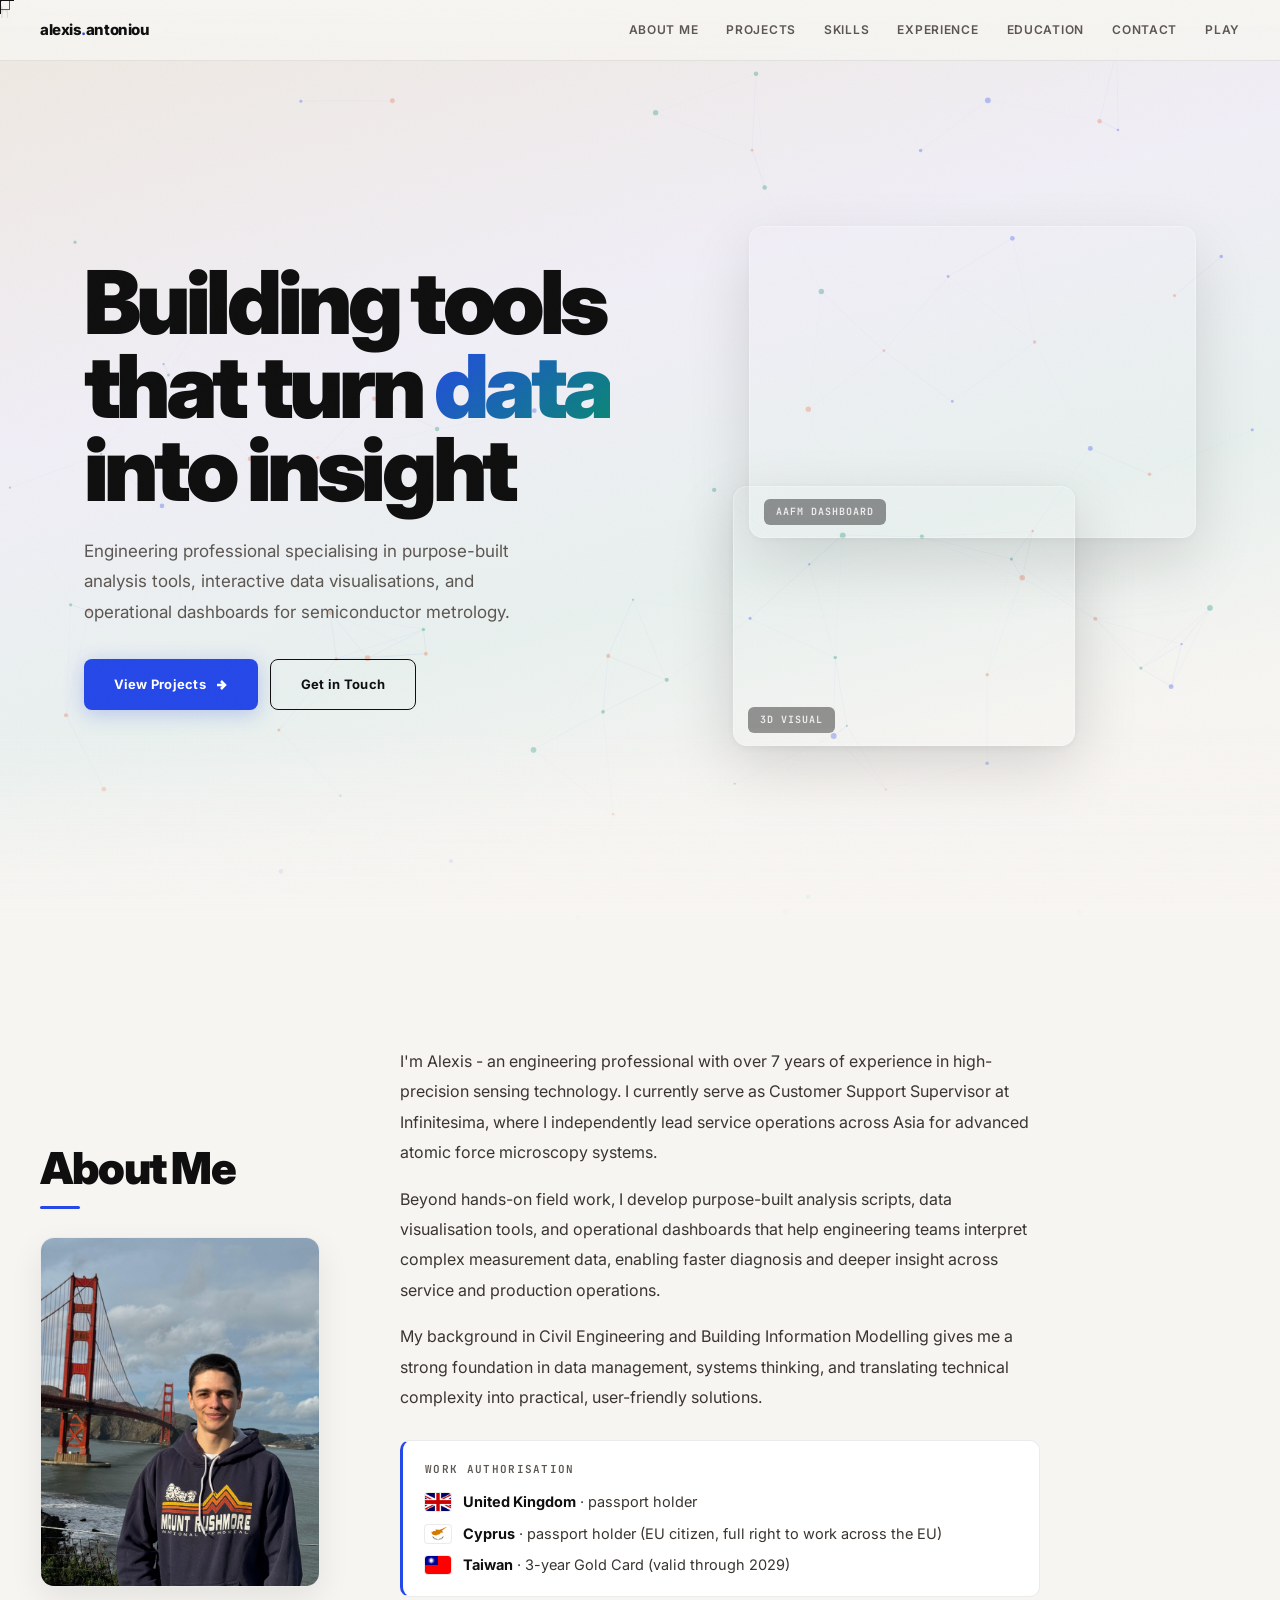
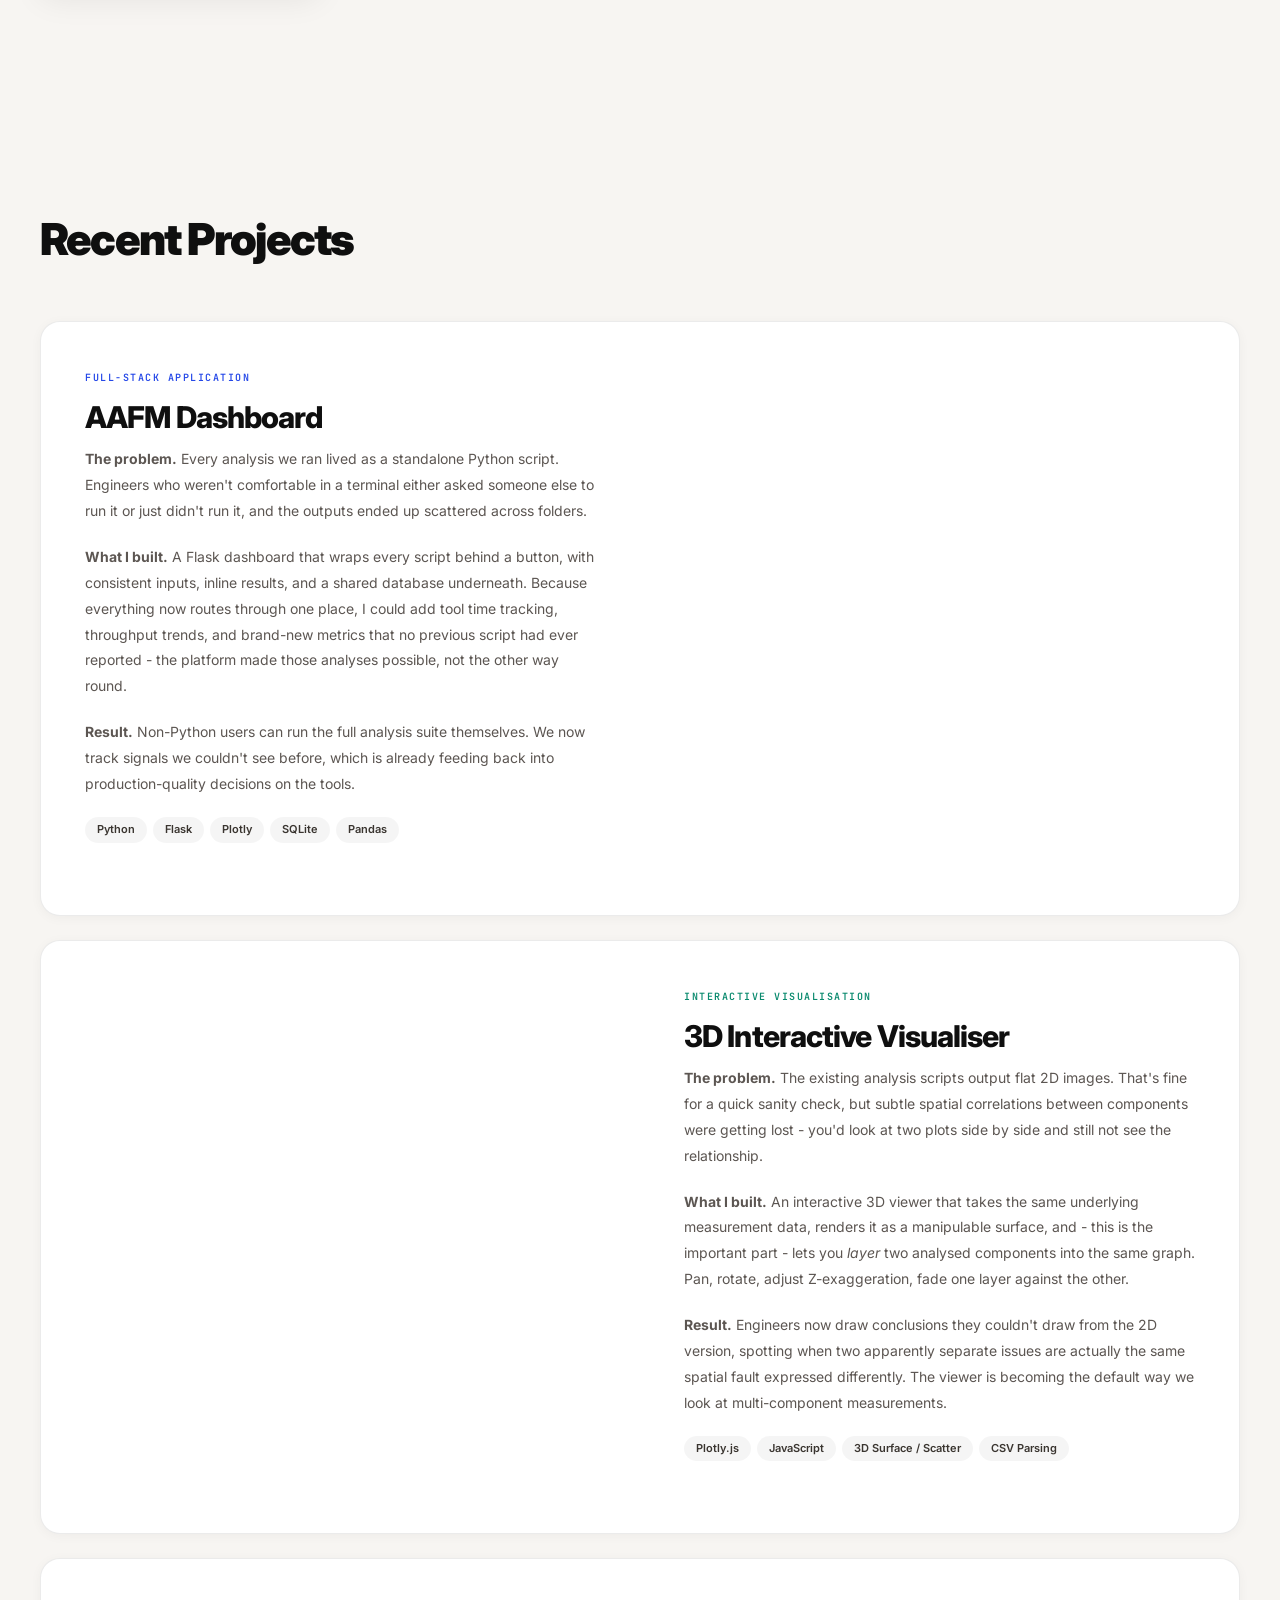
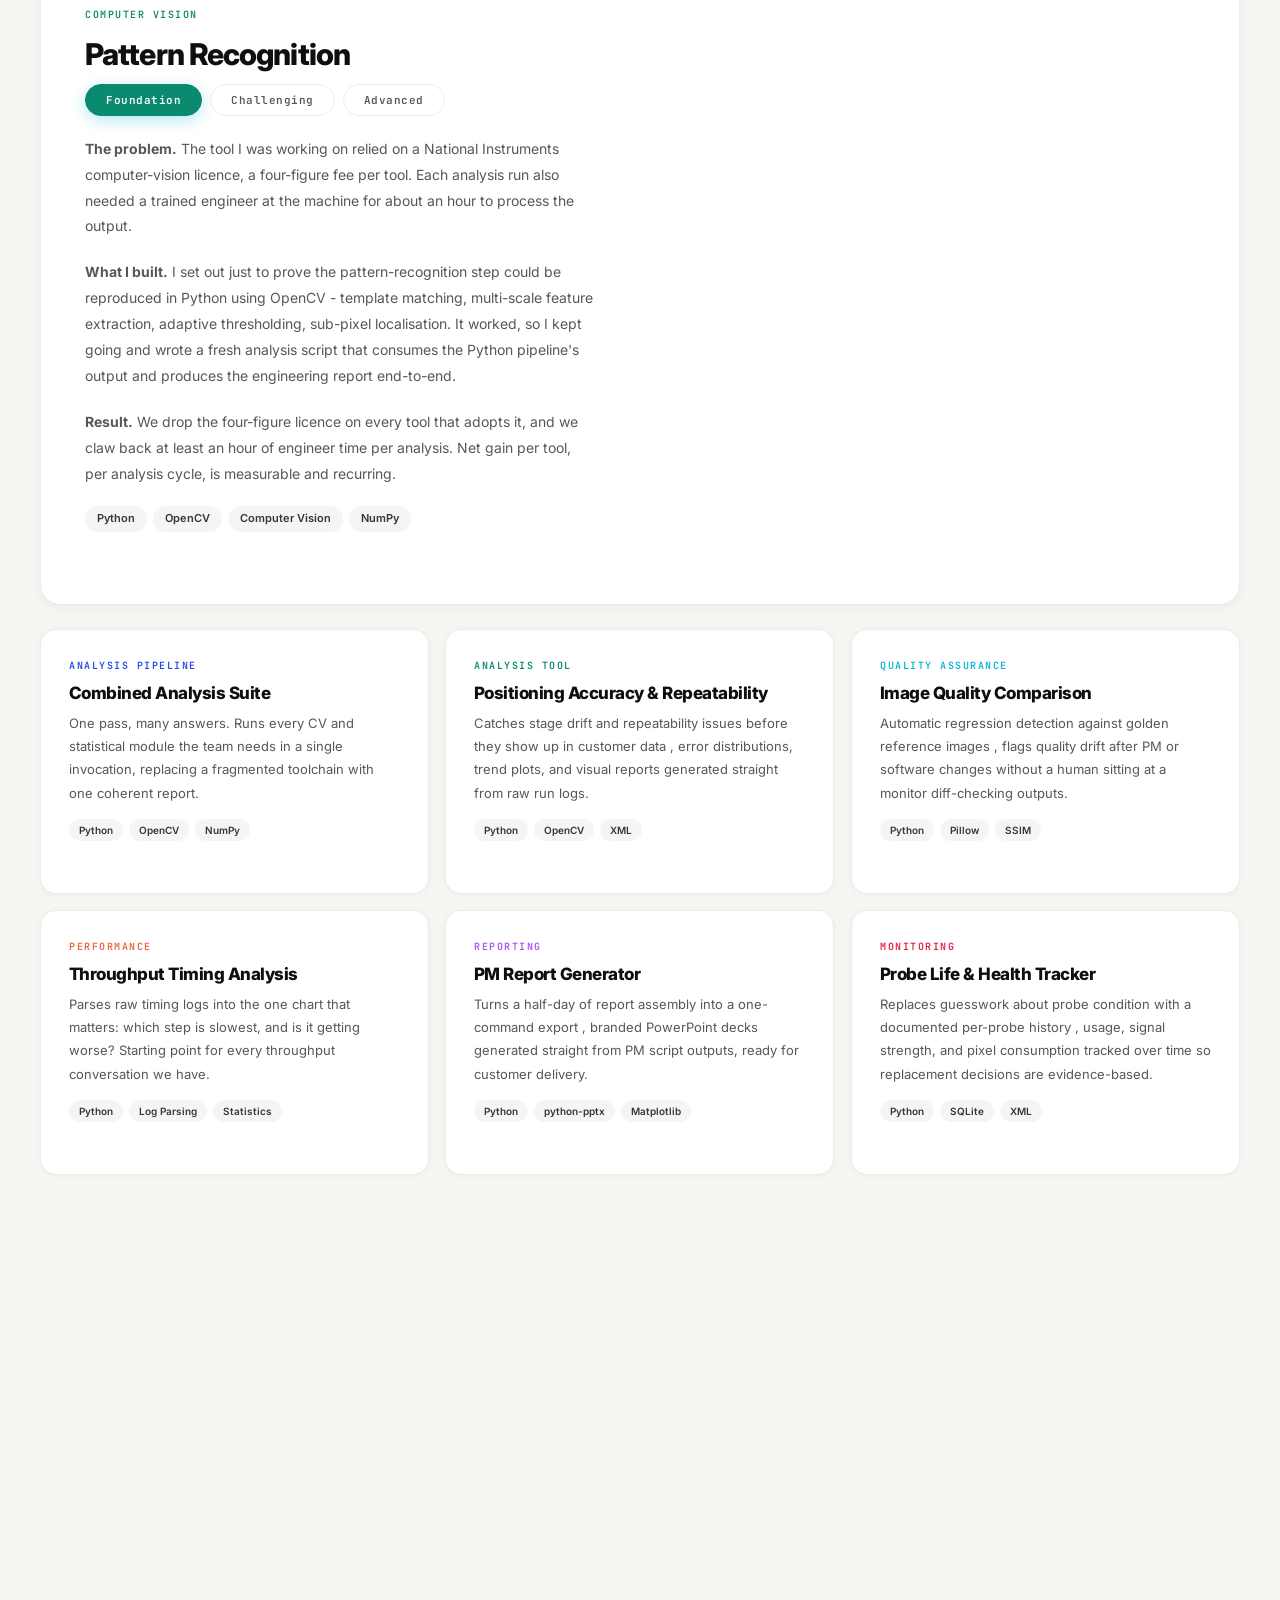
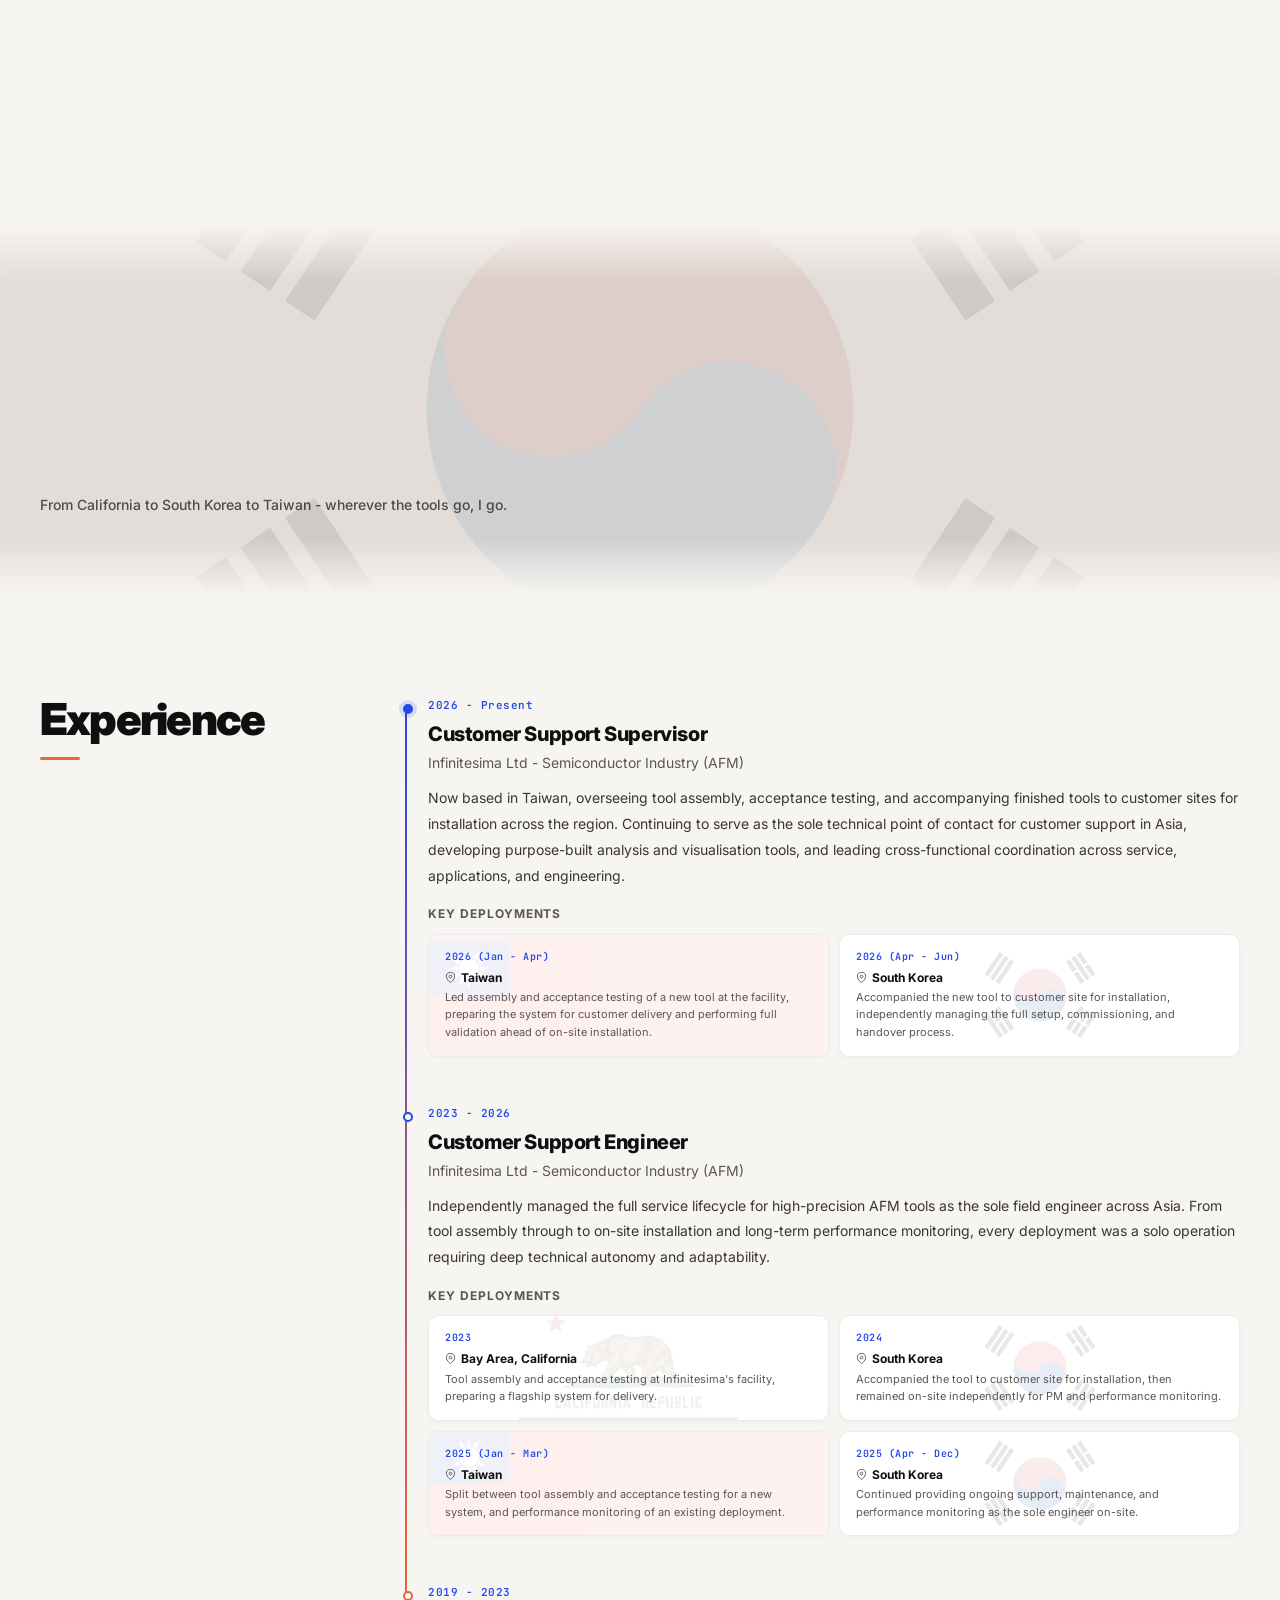
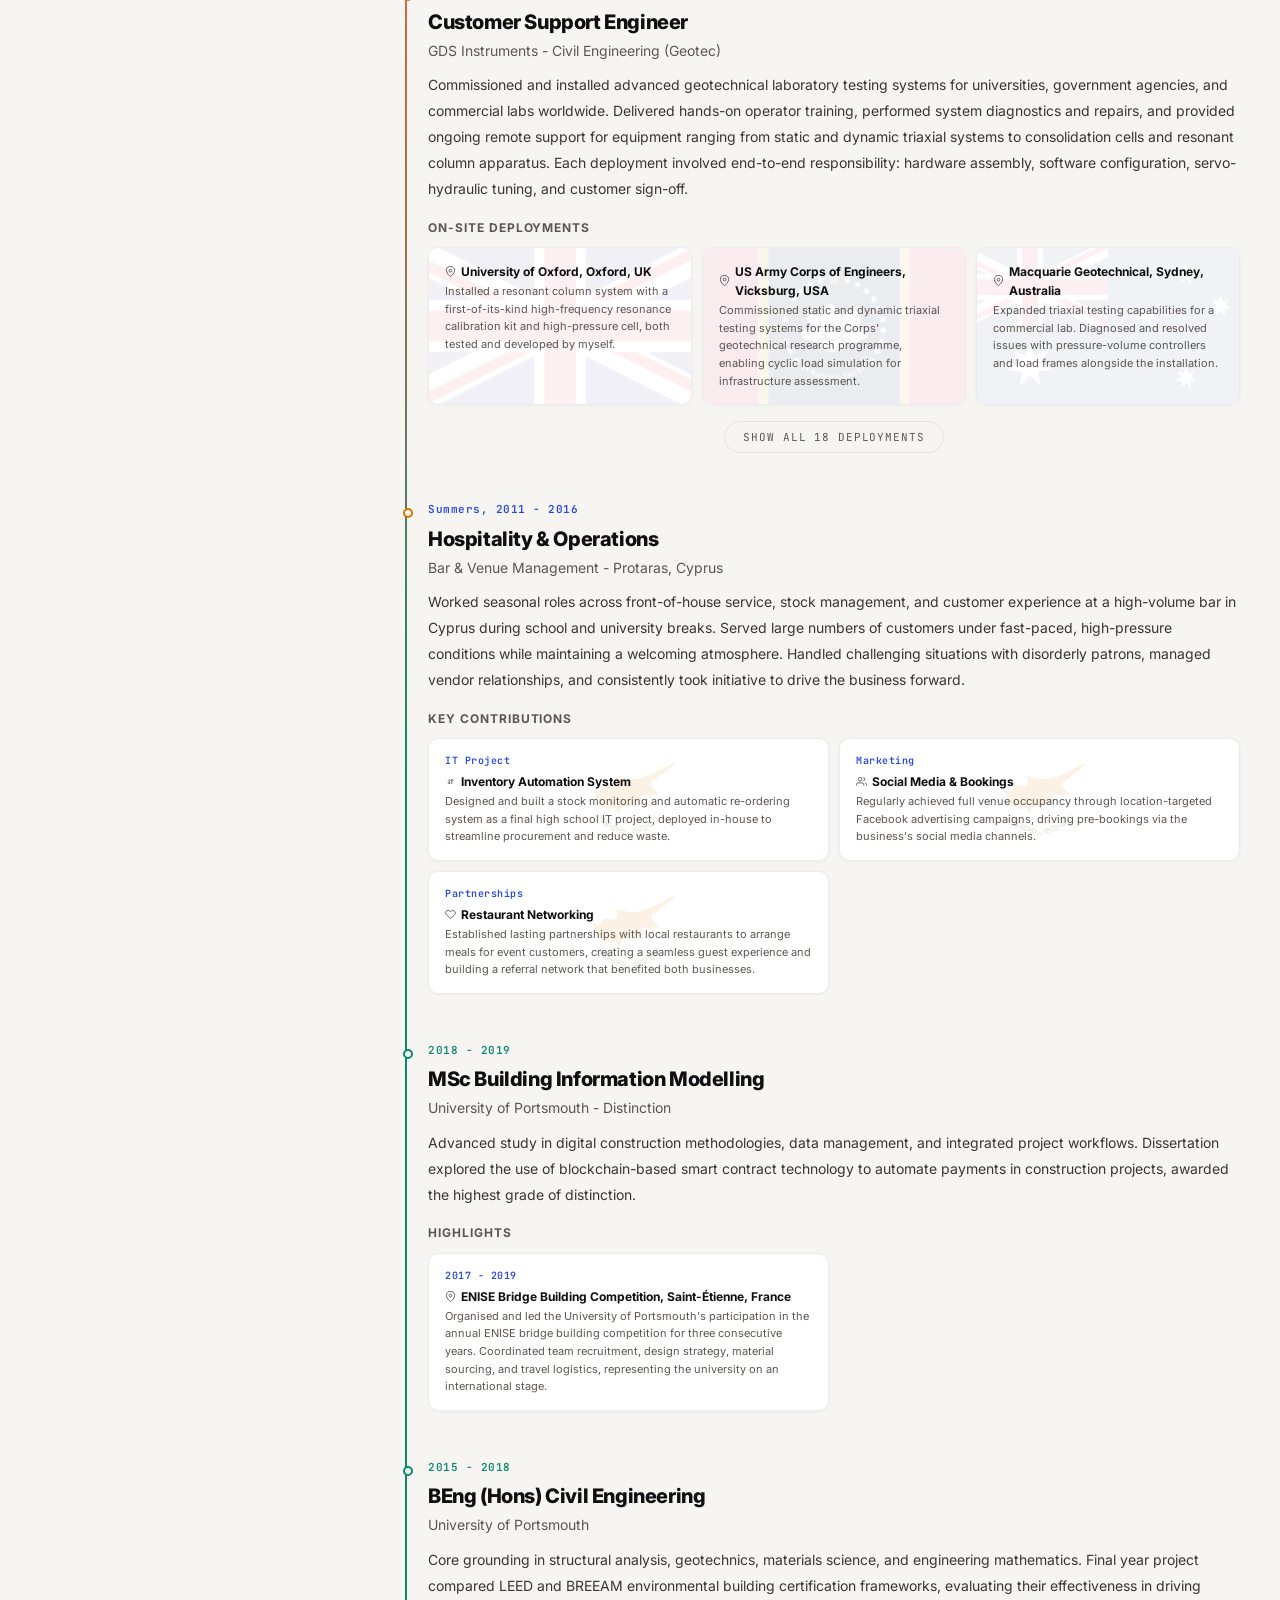
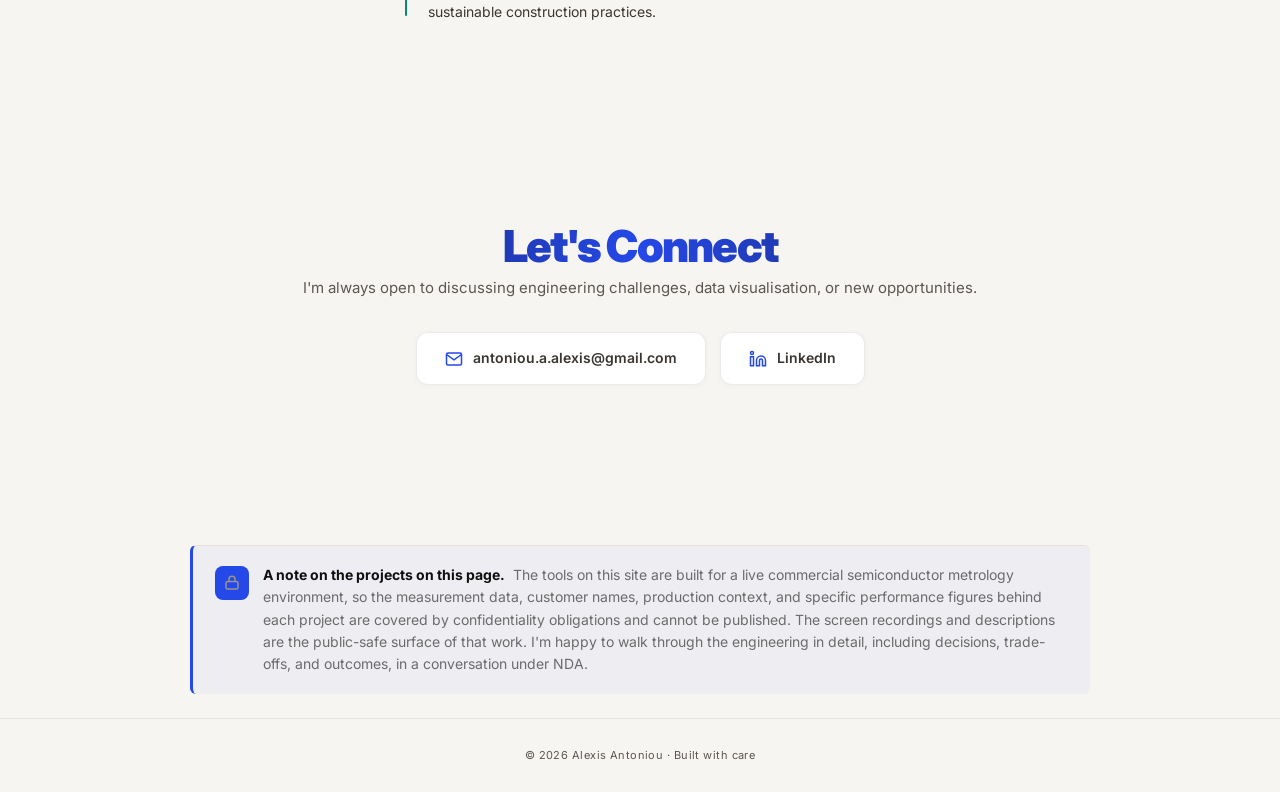
<file: index.html>
<!DOCTYPE html>
<html lang="en">
<head>
<meta charset="UTF-8">
<meta name="viewport" content="width=device-width, initial-scale=1.0">
<title>Alexis Antoniou: Engineering Tools for Semiconductor Metrology</title>
<meta name="description" content="Engineering professional building purpose-built analysis tools, interactive 3D visualisations, and operational dashboards for semiconductor AFM metrology. Sole field engineer across Asia.">
<meta name="author" content="Alexis Antoniou">
<meta name="theme-color" content="#f7f5f2">
<meta name="robots" content="index,follow,max-image-preview:large,max-snippet:-1,max-video-preview:-1">
<meta name="googlebot" content="index,follow">h
<meta name="keywords" content="Alexis Antoniou, atomic force microscopy, AFM, semiconductor metrology, field service engineer, Python, Flask, computer vision, data visualisation, BIM, Infinitesima, Portsmouth, portfolio">
<link rel="canonical" href="https://alexis-antoniou.github.io/Alexis-Antoniou/">

<!-- Open Graph -->
<meta property="og:type" content="website">
<meta property="og:title" content="Alexis Antoniou: Engineering Tools for Semiconductor Metrology">
<meta property="og:description" content="Purpose-built analysis tools, 3D visualisations, and dashboards for high-precision AFM metrology. Sole field engineer across Asia.">
<meta property="og:url" content="https://alexis-antoniou.github.io/Alexis-Antoniou/">
<meta property="og:image" content="https://alexis-antoniou.github.io/Alexis-Antoniou/assets/bridge%20sample%201.jpg">
<meta property="og:image:alt" content="Atomic force microscopy bridge-sample visualisation by Alexis Antoniou">
<meta property="og:image:width" content="1200">
<meta property="og:image:height" content="630">
<meta property="og:site_name" content="Alexis Antoniou - Portfolio">
<meta property="og:locale" content="en_GB">

<!-- Twitter -->
<meta name="twitter:card" content="summary_large_image">
<meta name="twitter:title" content="Alexis Antoniou: Engineering Tools for Semiconductor Metrology">
<meta name="twitter:description" content="Purpose-built analysis tools, 3D visualisations, and dashboards for high-precision AFM metrology.">
<meta name="twitter:image" content="https://alexis-antoniou.github.io/Alexis-Antoniou/assets/bridge%20sample%201.jpg">
<meta name="twitter:image:alt" content="Atomic force microscopy bridge-sample visualisation by Alexis Antoniou">
<meta name="twitter:creator" content="@alexisantoniou">

<!-- Favicon (inline SVG - no extra request) -->
<link rel="icon" type="image/svg+xml" href="data:image/svg+xml,%3Csvg xmlns='http://www.w3.org/2000/svg' viewBox='0 0 64 64'%3E%3Crect width='64' height='64' rx='14' fill='%23f7f5f2'/%3E%3Ctext x='50%25' y='54%25' text-anchor='middle' dominant-baseline='middle' font-family='Inter,sans-serif' font-weight='900' font-size='34' fill='%232548e8'%3EA%3C/text%3E%3Ccircle cx='46' cy='20' r='4' fill='%23e8663c'/%3E%3C/svg%3E">

<!-- Structured data: a graph of WebSite + ProfilePage + Person + Breadcrumbs -->
<script type="application/ld+json">
{
  "@context": "https://schema.org",
  "@graph": [
    {
      "@type": "WebSite",
      "@id": "https://alexis-antoniou.github.io/Alexis-Antoniou/#website",
      "url": "https://alexis-antoniou.github.io/Alexis-Antoniou/",
      "name": "Alexis Antoniou - Portfolio",
      "description": "Engineering portfolio focused on AFM metrology tooling, data visualisation, and field service work.",
      "inLanguage": "en-GB",
      "publisher": { "@id": "https://alexis-antoniou.github.io/Alexis-Antoniou/#person" }
    },
    {
      "@type": "ProfilePage",
      "@id": "https://alexis-antoniou.github.io/Alexis-Antoniou/#profile",
      "url": "https://alexis-antoniou.github.io/Alexis-Antoniou/",
      "name": "Alexis Antoniou - Engineering Portfolio",
      "isPartOf": { "@id": "https://alexis-antoniou.github.io/Alexis-Antoniou/#website" },
      "about": { "@id": "https://alexis-antoniou.github.io/Alexis-Antoniou/#person" },
      "primaryImageOfPage": "https://alexis-antoniou.github.io/Alexis-Antoniou/assets/bridge%20sample%201.jpg",
      "inLanguage": "en-GB"
    },
    {
      "@type": "Person",
      "@id": "https://alexis-antoniou.github.io/Alexis-Antoniou/#person",
      "name": "Alexis Antoniou",
      "givenName": "Alexis",
      "familyName": "Antoniou",
      "jobTitle": "Customer Support Supervisor",
      "description": "Engineering professional building purpose-built analysis tools, interactive 3D visualisations, and operational dashboards for semiconductor AFM metrology.",
      "worksFor": {
        "@type": "Organization",
        "name": "Infinitesima Ltd",
        "url": "https://www.infinitesima.com/"
      },
      "url": "https://alexis-antoniou.github.io/Alexis-Antoniou/",
      "image": "https://alexis-antoniou.github.io/Alexis-Antoniou/assets/bridge%20sample%201.jpg",
      "sameAs": [
        "https://www.linkedin.com/in/alexis-antoniou/",
        "https://github.com/alexis-antoniou"
      ],
      "email": "mailto:antoniou.a.alexis@gmail.com",
      "knowsAbout": [
        "Atomic Force Microscopy",
        "Semiconductor Metrology",
        "Field Service Engineering",
        "Data Visualisation",
        "Python",
        "Flask",
        "JavaScript",
        "Three.js",
        "Computer Vision",
        "OpenCV",
        "Building Information Modelling",
        "Process Automation"
      ],
      "knowsLanguage": ["English"],
      "alumniOf": [
        {
          "@type": "CollegeOrUniversity",
          "name": "University of Portsmouth",
          "sameAs": "https://www.port.ac.uk/"
        }
      ]
    },
    {
      "@type": "BreadcrumbList",
      "itemListElement": [
        { "@type": "ListItem", "position": 1, "name": "Home", "item": "https://alexis-antoniou.github.io/Alexis-Antoniou/" },
        { "@type": "ListItem", "position": 2, "name": "Projects", "item": "https://alexis-antoniou.github.io/Alexis-Antoniou/#projects" },
        { "@type": "ListItem", "position": 3, "name": "Experience", "item": "https://alexis-antoniou.github.io/Alexis-Antoniou/#experience" },
        { "@type": "ListItem", "position": 4, "name": "Contact", "item": "https://alexis-antoniou.github.io/Alexis-Antoniou/#contact" }
      ]
    }
  ]
}
</script>

<link rel="preconnect" href="https://fonts.googleapis.com">
<link rel="preconnect" href="https://fonts.gstatic.com" crossorigin>
<link href="https://fonts.googleapis.com/css2?family=Inter:wght@400;500;600;700;800;900&family=JetBrains+Mono:wght@400;600&display=swap" rel="stylesheet">
<link rel="stylesheet" href="styles.css">
<link rel="sitemap" type="application/xml" href="sitemap.xml">
<link rel="author" type="text/plain" href="humans.txt">
<script defer src="main.js"></script>
</head>
<body>

<a href="#main" class="sr-only" style="position:absolute;top:8px;left:8px;padding:8px 14px;background:#0f0f0f;color:#fff;z-index:99999;border-radius:6px" onfocus="this.classList.remove('sr-only')" onblur="this.classList.add('sr-only')">Skip to main content</a>

<noscript>
  <style>.cursor,.cursor-dot,.scroll-progress,#hero-canvas,.reveal,.reveal-left,.reveal-right,.reveal-scale{display:none!important}.hero-text,.hero-vid,.about-body>p,.confidential-note,.proj-lg,.proj-sm,.skill{opacity:1!important;transform:none!important}</style>
  <div style="background:#fff7e6;border:1px solid #e8b658;padding:12px 18px;margin:12px auto;max-width:880px;font-family:Inter,system-ui,sans-serif;border-radius:8px;color:#3a2618">
    <strong>JavaScript is disabled.</strong> The site still works, but background animations, lazy-loaded project videos, and the interactive game are turned off. Core content, navigation, and links are unaffected.
  </div>
</noscript>

<!-- Custom Cursor (decorative, hidden from assistive tech) -->
<div class="cursor" id="cursor" aria-hidden="true"></div>
<div class="cursor-dot" id="cursorDot" aria-hidden="true"></div>

<!-- Scroll Progress Bar -->
<div class="scroll-progress" id="scrollProgress" aria-hidden="true"></div>

<!-- ── Nav ─────────────────────────────────────────── -->
<nav id="mainNav">
  <div class="wrap">
    <a href="#" class="mark">alexis<span>.</span>antoniou</a>
    <button class="hamburger" aria-label="Toggle navigation menu" aria-expanded="false" aria-controls="nav-links">
      <svg width="20" height="20" fill="none" stroke="currentColor" stroke-width="2" aria-hidden="true"><path d="M3 6h14M3 10h14M3 14h14"/></svg>
    </button>
    <div class="links" id="nav-links">
      <a href="#about">About Me</a>
      <a href="#projects">Projects</a>
      <a href="#skills">Skills</a>
      <a href="#experience">Experience</a>
      <a href="#edu-start">Education</a>
      <a href="#contact">Contact</a>
      <a href="game.html">Play</a>
    </div>
  </div>
</nav>

<!-- ════════════════════════════════════════════════════
     HERO
     ════════════════════════════════════════════════════ -->
<main id="main">
<section class="hero" aria-label="Introduction">
  <canvas id="hero-canvas" aria-hidden="true"></canvas>
  <div class="hero-grid">
    <div class="hero-text">
      <h1>Building tools<br>that turn <em>data</em><br>into insight</h1>
      <p>Engineering professional specialising in purpose-built analysis tools, interactive data visualisations, and operational dashboards for semiconductor metrology.</p>
      <div class="hero-cta">
        <a href="#projects" class="btn btn-accent magnetic">
          View Projects
          <svg width="14" height="14" fill="none" stroke="currentColor" stroke-width="2.5" aria-hidden="true"><path d="M3 7h8M7 3l4 4-4 4"/></svg>
        </a>
        <a href="#contact" class="btn btn-ghost magnetic">Get in Touch</a>
      </div>
    </div>
    <div class="hero-visual reveal" id="heroVisual">
      <div class="hero-vid hero-vid-1">
        <video autoplay muted loop playsinline preload="metadata"><source src="assets/dashboard.mp4" type="video/mp4"></video>
        <div class="hero-vid-label">AAFM Dashboard</div>
      </div>
      <div class="hero-vid hero-vid-2">
        <video style="object-position:40% 0%" autoplay muted loop playsinline preload="metadata"><source src="assets/3d visual 1.mp4" type="video/mp4"></video>
        <div class="hero-vid-label">3D Visual</div>
      </div>
      <!-- removed hero float badge -->
    </div>
  </div>
</section>

<!-- ════════════════════════════════════════════════════
     ABOUT
     ════════════════════════════════════════════════════ -->
<section class="about parallax-section" id="about">
  <div class="wrap">
    <div class="about-side">
      <div class="about-label reveal">About Me</div>
      <figure class="about-portrait reveal">
        <img src="assets/headshot.jpg" alt="Alexis Antoniou" width="320" height="400" loading="lazy" decoding="async">
      </figure>
    </div>
    <div class="about-body">
      <p class="reveal">I'm Alexis - an engineering professional with over 7 years of experience in high-precision sensing technology. I currently serve as Customer Support Supervisor at Infinitesima, where I independently lead service operations across Asia for advanced atomic force microscopy systems.</p>
      <p class="reveal">Beyond hands-on field work, I develop purpose-built analysis scripts, data visualisation tools, and operational dashboards that help engineering teams interpret complex measurement data, enabling faster diagnosis and deeper insight across service and production operations.</p>
      <p class="reveal">My background in Civil Engineering and Building Information Modelling gives me a strong foundation in data management, systems thinking, and translating technical complexity into practical, user-friendly solutions.</p>
      <div class="credentials reveal" aria-label="Work authorisation">
        <div class="credentials-title">Work authorisation</div>
        <ul class="credentials-list">
          <li><span class="cred-flag" data-cred="gb" aria-hidden="true"></span><span><strong>United Kingdom</strong> &middot; passport holder</span></li>
          <li><span class="cred-flag" data-cred="cy" aria-hidden="true"></span><span><strong>Cyprus</strong> &middot; passport holder (EU citizen, full right to work across the EU)</span></li>
          <li><span class="cred-flag" data-cred="tw" aria-hidden="true"></span><span><strong>Taiwan</strong> &middot; 3-year Gold Card (valid through 2029)</span></li>
        </ul>
      </div>
    </div>
  </div>
</section>


<!-- ════════════════════════════════════════════════════
     PROJECTS
     ════════════════════════════════════════════════════ -->
<section class="projects" id="projects">
  <div class="wrap">
    <div class="projects-header reveal">
      <div class="projects-title">Recent Projects</div>
      <!-- removed projects-count badge -->
    </div>

    <!-- Large: Dashboard -->
    <div class="proj-lg reveal-left" data-hue="blue">
      <div class="proj-lg-visual">
        <video muted loop playsinline preload="none" data-src="assets/dashboard.mp4" aria-label="Screen recording of the AAFM operational dashboard"><source type="video/mp4"></video>
      </div>
      <div class="proj-lg-info">
        <div class="proj-tag">Full-Stack Application</div>
        <h3 class="proj-name">AAFM Dashboard</h3>
        <p class="proj-desc"><strong>The problem.</strong> Every analysis we ran lived as a standalone Python script. Engineers who weren't comfortable in a terminal either asked someone else to run it or just didn't run it, and the outputs ended up scattered across folders.</p>
        <p class="proj-desc"><strong>What I built.</strong> A Flask dashboard that wraps every script behind a button, with consistent inputs, inline results, and a shared database underneath. Because everything now routes through one place, I could add tool time tracking, throughput trends, and brand-new metrics that no previous script had ever reported - the platform made those analyses possible, not the other way round.</p>
        <p class="proj-desc"><strong>Result.</strong> Non-Python users can run the full analysis suite themselves. We now track signals we couldn't see before, which is already feeding back into production-quality decisions on the tools.</p>
        <div class="proj-stack">
          <span>Python</span><span>Flask</span><span>Plotly</span><span>SQLite</span><span>Pandas</span>
        </div>
      </div>
    </div>

    <!-- Large: 3D Interactive Visualiser -->
    <div class="proj-lg reveal-right" data-hue="cyan">
      <div class="proj-lg-visual">
        <video style="object-position:40% 0%" muted loop playsinline preload="none" data-src="assets/3d visual 2.mp4" aria-label="Screen recording of the 3D interactive visualiser"><source type="video/mp4"></video>
      </div>
      <div class="proj-lg-info">
        <div class="proj-tag" style="color:var(--accent2)">Interactive Visualisation</div>
        <h3 class="proj-name">3D Interactive Visualiser</h3>
        <p class="proj-desc"><strong>The problem.</strong> The existing analysis scripts output flat 2D images. That's fine for a quick sanity check, but subtle spatial correlations between components were getting lost - you'd look at two plots side by side and still not see the relationship.</p>
        <p class="proj-desc"><strong>What I built.</strong> An interactive 3D viewer that takes the same underlying measurement data, renders it as a manipulable surface, and - this is the important part - lets you <em>layer</em> two analysed components into the same graph. Pan, rotate, adjust Z-exaggeration, fade one layer against the other.</p>
        <p class="proj-desc"><strong>Result.</strong> Engineers now draw conclusions they couldn't draw from the 2D version, spotting when two apparently separate issues are actually the same spatial fault expressed differently. The viewer is becoming the default way we look at multi-component measurements.</p>
        <div class="proj-stack">
          <span>Plotly.js</span><span>JavaScript</span><span>3D Surface / Scatter</span><span>CSV Parsing</span>
        </div>
      </div>
    </div>

    <!-- Pattern Recognition -->
    <div class="proj-lg reveal-right" data-hue="cyan" id="patternRecognition">
      <div class="proj-lg-visual">
        <video id="prVideo" muted loop playsinline preload="none" data-src="assets/video_summary_1.mp4" aria-label="Screen recording of the pattern recognition pipeline"><source type="video/mp4"></video>
      </div>
      <div class="proj-lg-info">
        <div class="proj-tag" style="color:var(--accent2)">Computer Vision</div>
        <h3 class="proj-name">Pattern Recognition</h3>
        <div class="pr-version-selector">
          <button class="pr-version-btn active" data-version="1" data-src="assets/video_summary_1.mp4">Foundation</button>
          <button class="pr-version-btn" data-version="2" data-src="assets/video_summary_2.mp4">Challenging</button>
          <button class="pr-version-btn" data-version="3" data-src="assets/video_summary_3.mp4">Advanced</button>
        </div>
        <p class="proj-desc"><strong>The problem.</strong> The tool I was working on relied on a National Instruments computer-vision licence, a four-figure fee per tool. Each analysis run also needed a trained engineer at the machine for about an hour to process the output.</p>
        <p class="proj-desc"><strong>What I built.</strong> I set out just to prove the pattern-recognition step could be reproduced in Python using OpenCV - template matching, multi-scale feature extraction, adaptive thresholding, sub-pixel localisation. It worked, so I kept going and wrote a fresh analysis script that consumes the Python pipeline's output and produces the engineering report end-to-end.</p>
        <p class="proj-desc"><strong>Result.</strong> We drop the four-figure licence on every tool that adopts it, and we claw back at least an hour of engineer time per analysis. Net gain per tool, per analysis cycle, is measurable and recurring.</p>
        <div class="proj-stack">
          <span>Python</span><span>OpenCV</span><span>Computer Vision</span><span>NumPy</span>
        </div>
      </div>
    </div>

    <!-- Small project grid -->
    <div class="proj-grid">
      <div class="proj-sm reveal-scale tilt-card" data-hue="blue">
        <div class="proj-tag" style="color:#2548e8">Analysis Pipeline</div>
        <h3 class="proj-name">Combined Analysis Suite</h3>
        <p class="proj-desc">One pass, many answers. Runs every CV and statistical module the team needs in a single invocation, replacing a fragmented toolchain with one coherent report.</p>
        <div class="proj-stack"><span>Python</span><span>OpenCV</span><span>NumPy</span></div>
      </div>
      <div class="proj-sm reveal-scale tilt-card" data-hue="green">
        <div class="proj-tag" style="color:#0a8a6e">Analysis Tool</div>
        <h3 class="proj-name">Positioning Accuracy & Repeatability</h3>
        <p class="proj-desc">Catches stage drift and repeatability issues before they show up in customer data , error distributions, trend plots, and visual reports generated straight from raw run logs.</p>
        <div class="proj-stack"><span>Python</span><span>OpenCV</span><span>XML</span></div>
      </div>
      <div class="proj-sm reveal-scale tilt-card" data-hue="teal">
        <div class="proj-tag" style="color:#06b6d4">Quality Assurance</div>
        <h3 class="proj-name">Image Quality Comparison</h3>
        <p class="proj-desc">Automatic regression detection against golden reference images , flags quality drift after PM or software changes without a human sitting at a monitor diff-checking outputs.</p>
        <div class="proj-stack"><span>Python</span><span>Pillow</span><span>SSIM</span></div>
      </div>
      <div class="proj-sm reveal-scale tilt-card" data-hue="orange">
        <div class="proj-tag" style="color:#e8663c">Performance</div>
        <h3 class="proj-name">Throughput Timing Analysis</h3>
        <p class="proj-desc">Parses raw timing logs into the one chart that matters: which step is slowest, and is it getting worse? Starting point for every throughput conversation we have.</p>
        <div class="proj-stack"><span>Python</span><span>Log Parsing</span><span>Statistics</span></div>
      </div>
      <div class="proj-sm reveal-scale tilt-card" data-hue="purple">
        <div class="proj-tag" style="color:#a855f7">Reporting</div>
        <h3 class="proj-name">PM Report Generator</h3>
        <p class="proj-desc">Turns a half-day of report assembly into a one-command export , branded PowerPoint decks generated straight from PM script outputs, ready for customer delivery.</p>
        <div class="proj-stack"><span>Python</span><span>python-pptx</span><span>Matplotlib</span></div>
      </div>
      <div class="proj-sm reveal-scale tilt-card" data-hue="rose">
        <div class="proj-tag" style="color:#e11d48">Monitoring</div>
        <h3 class="proj-name">Probe Life & Health Tracker</h3>
        <p class="proj-desc">Replaces guesswork about probe condition with a documented per-probe history , usage, signal strength, and pixel consumption tracked over time so replacement decisions are evidence-based.</p>
        <div class="proj-stack"><span>Python</span><span>SQLite</span><span>XML</span></div>
      </div>
    </div>
  </div>
</section>

<!-- ════════════════════════════════════════════════════
     SKILLS
     ════════════════════════════════════════════════════ -->
<section class="skills" id="skills">
  <div class="wrap">
    <div class="skills-header reveal">
      <div class="skills-title">What I Work With</div>
    </div>
    <div class="skills-row">
      <div class="skill reveal tilt-card">
        <div class="skill-icon" style="background:rgba(37,72,232,.08)">
          <canvas class="icon-canvas-graph" width="30" height="30"></canvas>
        </div>
        <h3>Data Analysis & Visualisation</h3>
        <p>Python, Pandas, NumPy, Plotly, Matplotlib - turning raw measurement data into actionable insights.</p>
      </div>
      <div class="skill reveal tilt-card">
        <div class="skill-icon" style="background:rgba(10,138,110,.08)">
          <svg class="icon-web" width="22" height="22" fill="none" stroke="var(--accent2)" stroke-width="1.8" viewBox="0 0 24 24" aria-hidden="true">
            <!-- Monitor -->
            <rect x="2" y="3" width="20" height="13" rx="2"/>
            <path d="M8 21h8M12 16v5"/>
            <!-- Code lines inside screen -->
            <line class="code-ln ln-1" x1="5" y1="7" x2="10" y2="7" stroke-width="1.5" stroke-linecap="round"/>
            <line class="code-ln ln-2" x1="7" y1="9.5" x2="14" y2="9.5" stroke-width="1.5" stroke-linecap="round"/>
            <line class="code-ln ln-3" x1="5" y1="12" x2="11" y2="12" stroke-width="1.5" stroke-linecap="round"/>
            <!-- Blinking cursor -->
            <line class="code-cursor" x1="12" y1="6" x2="12" y2="13" stroke-width="1" stroke="var(--accent2)" stroke-linecap="round"/>
          </svg>
        </div>
        <h3>Web Applications</h3>
        <p>Flask, HTML, CSS, JavaScript - developing dashboards and browser-based tools for engineering teams.</p>
      </div>
      <div class="skill reveal tilt-card">
        <div class="skill-icon" style="background:rgba(232,102,60,.08)">
          <svg class="icon-eng afm-svg" width="24" height="24" viewBox="0 0 28 28" fill="none" aria-hidden="true">
            <!-- Chip / mount block -->
            <rect x="1" y="5" width="5" height="6" rx="1" fill="rgba(232,102,60,.12)" stroke="var(--warm)" stroke-width="1"/>
            <!-- Cantilever beam (bends via JS) -->
            <path class="afm-cantilever" d="M6,8 Q13,8 18,8" stroke="var(--warm)" stroke-width="1.8" stroke-linecap="round" fill="none"/>
            <!-- Probe tip -->
            <polygon class="afm-probe-tip" points="18,8 19.5,14.5 16.5,14.5" fill="rgba(232,102,60,.2)" stroke="var(--warm)" stroke-width="1" stroke-linejoin="round"/>
            <!-- Tip apex -->
            <circle class="afm-apex" cx="18" cy="15" r=".8" fill="var(--warm)"/>
            <!-- Laser dot -->
            <circle class="afm-laser" cx="14" cy="7.5" r="1.8" fill="var(--warm)" opacity=".3"/>
            <!-- Sample surface -->
            <g style="clip-path:inset(0 0 0 0)">
              <g class="afm-surface">
                <path d="M0,20 Q3.5,17 7,20 Q10.5,23 14,20 Q17.5,17 21,20 Q24.5,23 28,20 Q31.5,17 35,20 Q38.5,23 42,20" stroke="var(--warm)" stroke-width="1" fill="none" opacity=".4"/>
                <circle cx="7" cy="20" r=".8" fill="var(--warm)" opacity=".25"/>
                <circle cx="14" cy="20" r=".8" fill="var(--warm)" opacity=".25"/>
                <circle cx="21" cy="20" r=".8" fill="var(--warm)" opacity=".25"/>
                <circle cx="28" cy="20" r=".8" fill="var(--warm)" opacity=".25"/>
                <circle cx="35" cy="20" r=".8" fill="var(--warm)" opacity=".25"/>
              </g>
            </g>
            <!-- Sample base -->
            <rect x="1" y="22" width="26" height="3" rx="1" fill="rgba(232,102,60,.06)" stroke="var(--warm)" stroke-width=".6" opacity=".4"/>
          </svg>
        </div>
        <h3>Precision Engineering</h3>
        <p>AFM commissioning, calibration, preventive maintenance - high-precision semiconductor metrology systems.</p>
      </div>
      <div class="skill reveal tilt-card">
        <div class="skill-icon" style="background:rgba(0,0,0,.05)">
          <svg class="icon-train" width="22" height="22" fill="none" stroke="var(--ink)" stroke-width="1.8" viewBox="0 0 24 24" aria-hidden="true">
            <!-- Person 1 -->
            <circle cx="7" cy="8" r="2.5"/>
            <path d="M2 20v-1.5a4 4 0 014-4h2a4 4 0 014 4V20"/>
            <!-- Person 2 -->
            <circle cx="17" cy="8" r="2.5"/>
            <path d="M12 20v-1.5a4 4 0 014-4h2a4 4 0 014 4V20"/>
            <!-- Speech bubbles -->
            <rect class="bubble-l" x="1" y="1" width="6" height="4" rx="1.5" fill="var(--ink)" stroke="var(--ink)" opacity="0"/>
            <rect class="bubble-r" x="17" y="1" width="6" height="4" rx="1.5" fill="var(--ink)" stroke="var(--ink)" opacity="0"/>
          </svg>
        </div>
        <h3>Technical Training</h3>
        <p>Documentation, SOPs, training programmes - upskilling engineers on complex systems.</p>
      </div>
    </div>
  </div>
</section>

<!-- ── Colour Block ────────────────────────────────── -->
<div class="colour-block dark-bg">
  <div class="flag-slideshow" id="flagSlideshow">
    <div class="flag-slide" style="background-image:url('assets/Flag_of_South_Korea.svg')"></div>
    <div class="flag-slide" style="background-image:url('assets/Flag_of_the_Republic_of_China.svg.webp')"></div>
    <div class="flag-slide" style="background-image:url('assets/Flag_of_Australia_(converted).svg.webp')"></div>
    <div class="flag-slide" style="background-image:url('assets/Flag-United-States-of-America.webp')"></div>
    <div class="flag-slide" style="background-image:url('assets/Flag_of_Canada_(Pantone).svg.webp')"></div>
    <div class="flag-slide" style="background:linear-gradient(to bottom,#000 33.3%,#DD0000 33.3%,#DD0000 66.6%,#FFCC00 66.6%)"></div>
    <div class="flag-slide" style="background:linear-gradient(to right,#009246 33.3%,#fff 33.3%,#fff 66.6%,#CE2B37 66.6%)"></div>
    <div class="flag-slide" style="background:linear-gradient(to bottom,#FF0000 50%,#fff 50%)"></div>
    <div class="flag-slide" style="background:radial-gradient(circle at 45% 50%,#F42A41 0%,#F42A41 22%,transparent 22%),linear-gradient(to bottom,#006a4e,#006a4e)"></div>
    <div class="flag-slide" style="background:linear-gradient(to bottom,transparent 40%,#FECC02 40%,#FECC02 60%,transparent 60%),linear-gradient(to right,transparent 30%,#FECC02 30%,#FECC02 42%,transparent 42%),linear-gradient(to bottom,#006AA7,#006AA7)"></div>
  </div>
  <div class="wrap">
    <div class="block-quote reveal">Sole field engineer across Asia. Every deployment a solo operation.</div>
    <div class="block-sub reveal">From California to South Korea to Taiwan - wherever the tools go, I go.</div>
  </div>
</div>

<!-- ════════════════════════════════════════════════════
     EXPERIENCE
     ════════════════════════════════════════════════════ -->
<section class="experience" id="experience">
  <div class="wrap">
    <div class="exp-label reveal" id="exp-label">
      <span class="exp-label-text">
        <span class="label-exp">Experience</span>
        <span class="label-edu">Education</span>
      </span>
    </div>
    <div>
      <div class="timeline reveal">
        <div class="tl-item">
          <div class="tl-dot current"></div>
          <div class="tl-date">2026 - Present</div>
          <div class="tl-role">Customer Support Supervisor</div>
          <div class="tl-co">Infinitesima Ltd - Semiconductor Industry (AFM)</div>
          <div class="tl-desc">Now based in Taiwan, overseeing tool assembly, acceptance testing, and accompanying finished tools to customer sites for installation across the region. Continuing to serve as the sole technical point of contact for customer support in Asia, developing purpose-built analysis and visualisation tools, and leading cross-functional coordination across service, applications, and engineering.</div>

          <div class="journey">
            <div class="journey-title">Key Deployments</div>
            <div class="journey-grid">
              <div class="jcard tilt-card" data-flag="tw">
                <div class="jcard-year">2026 (Jan - Apr)</div>
                <div class="jcard-loc">
                  <svg fill="none" stroke="currentColor" stroke-width="2" viewBox="0 0 24 24" aria-hidden="true"><path d="M21 10c0 7-9 13-9 13s-9-6-9-13a9 9 0 0118 0z"/><circle cx="12" cy="10" r="3"/></svg>
                  Taiwan
                </div>
                <div class="jcard-detail">Led assembly and acceptance testing of a new tool at the facility, preparing the system for customer delivery and performing full validation ahead of on-site installation.</div>
              </div>
              <div class="jcard tilt-card" data-flag="kr">
                <div class="jcard-year">2026 (Apr - Jun)</div>
                <div class="jcard-loc">
                  <svg fill="none" stroke="currentColor" stroke-width="2" viewBox="0 0 24 24" aria-hidden="true"><path d="M21 10c0 7-9 13-9 13s-9-6-9-13a9 9 0 0118 0z"/><circle cx="12" cy="10" r="3"/></svg>
                  South Korea
                </div>
                <div class="jcard-detail">Accompanied the new tool to customer site for installation, independently managing the full setup, commissioning, and handover process.</div>
              </div>
            </div>
          </div>
        </div>

        <div class="tl-item">
          <div class="tl-dot"></div>
          <div class="tl-date">2023 - 2026</div>
          <div class="tl-role">Customer Support Engineer</div>
          <div class="tl-co">Infinitesima Ltd - Semiconductor Industry (AFM)</div>
          <div class="tl-desc">Independently managed the full service lifecycle for high-precision AFM tools as the sole field engineer across Asia. From tool assembly through to on-site installation and long-term performance monitoring, every deployment was a solo operation requiring deep technical autonomy and adaptability.</div>

          <div class="journey">
            <div class="journey-title">Key Deployments</div>
            <div class="journey-grid">
              <div class="jcard tilt-card" data-flag="us-ca">
                <div class="jcard-year">2023</div>
                <div class="jcard-loc">
                  <svg fill="none" stroke="currentColor" stroke-width="2" viewBox="0 0 24 24" aria-hidden="true"><path d="M21 10c0 7-9 13-9 13s-9-6-9-13a9 9 0 0118 0z"/><circle cx="12" cy="10" r="3"/></svg>
                  Bay Area, California
                </div>
                <div class="jcard-detail">Tool assembly and acceptance testing at Infinitesima's facility, preparing a flagship system for delivery.</div>
              </div>
              <div class="jcard tilt-card" data-flag="kr">
                <div class="jcard-year">2024</div>
                <div class="jcard-loc">
                  <svg fill="none" stroke="currentColor" stroke-width="2" viewBox="0 0 24 24" aria-hidden="true"><path d="M21 10c0 7-9 13-9 13s-9-6-9-13a9 9 0 0118 0z"/><circle cx="12" cy="10" r="3"/></svg>
                  South Korea
                </div>
                <div class="jcard-detail">Accompanied the tool to customer site for installation, then remained on-site independently for PM and performance monitoring.</div>
              </div>
              <div class="jcard tilt-card" data-flag="tw">
                <div class="jcard-year">2025 (Jan - Mar)</div>
                <div class="jcard-loc">
                  <svg fill="none" stroke="currentColor" stroke-width="2" viewBox="0 0 24 24" aria-hidden="true"><path d="M21 10c0 7-9 13-9 13s-9-6-9-13a9 9 0 0118 0z"/><circle cx="12" cy="10" r="3"/></svg>
                  Taiwan
                </div>
                <div class="jcard-detail">Split between tool assembly and acceptance testing for a new system, and performance monitoring of an existing deployment.</div>
              </div>
              <div class="jcard tilt-card" data-flag="kr">
                <div class="jcard-year">2025 (Apr - Dec)</div>
                <div class="jcard-loc">
                  <svg fill="none" stroke="currentColor" stroke-width="2" viewBox="0 0 24 24" aria-hidden="true"><path d="M21 10c0 7-9 13-9 13s-9-6-9-13a9 9 0 0118 0z"/><circle cx="12" cy="10" r="3"/></svg>
                  South Korea
                </div>
                <div class="jcard-detail">Continued providing ongoing support, maintenance, and performance monitoring as the sole engineer on-site.</div>
              </div>
            </div>
          </div>
        </div>

        <div class="tl-item">
          <div class="tl-dot"></div>
          <div class="tl-date">2019 - 2023</div>
          <div class="tl-role">Customer Support Engineer</div>
          <div class="tl-co">GDS Instruments - Civil Engineering (Geotec)</div>
          <div class="tl-desc">Commissioned and installed advanced geotechnical laboratory testing systems for universities, government agencies, and commercial labs worldwide. Delivered hands-on operator training, performed system diagnostics and repairs, and provided ongoing remote support for equipment ranging from static and dynamic triaxial systems to consolidation cells and resonant column apparatus. Each deployment involved end-to-end responsibility: hardware assembly, software configuration, servo-hydraulic tuning, and customer sign-off.</div>

          <div class="journey">
            <div class="journey-title">On-Site Deployments</div>
            <div class="journey-grid wide">
              <div class="jcard tilt-card" data-flag="gb">
                <div class="jcard-loc">
                  <svg fill="none" stroke="currentColor" stroke-width="2" viewBox="0 0 24 24" aria-hidden="true"><path d="M21 10c0 7-9 13-9 13s-9-6-9-13a9 9 0 0118 0z"/><circle cx="12" cy="10" r="3"/></svg>
                  University of Oxford, Oxford, UK
                </div>
                <div class="jcard-detail">Installed a resonant column system with a first-of-its-kind high-frequency resonance calibration kit and high-pressure cell, both tested and developed by myself.</div>
              </div>
              <div class="jcard tilt-card" data-flag="us-ms">
                <div class="jcard-loc">
                  <svg fill="none" stroke="currentColor" stroke-width="2" viewBox="0 0 24 24" aria-hidden="true"><path d="M21 10c0 7-9 13-9 13s-9-6-9-13a9 9 0 0118 0z"/><circle cx="12" cy="10" r="3"/></svg>
                  US Army Corps of Engineers, Vicksburg, USA
                </div>
                <div class="jcard-detail">Commissioned static and dynamic triaxial testing systems for the Corps' geotechnical research programme, enabling cyclic load simulation for infrastructure assessment.</div>
              </div>
              <div class="jcard tilt-card" data-flag="au">
                <div class="jcard-loc">
                  <svg fill="none" stroke="currentColor" stroke-width="2" viewBox="0 0 24 24" aria-hidden="true"><path d="M21 10c0 7-9 13-9 13s-9-6-9-13a9 9 0 0118 0z"/><circle cx="12" cy="10" r="3"/></svg>
                  Macquarie Geotechnical, Sydney, Australia
                </div>
                <div class="jcard-detail">Expanded triaxial testing capabilities for a commercial lab. Diagnosed and resolved issues with pressure-volume controllers and load frames alongside the installation.</div>
              </div>
              <div class="gds-more" id="gds-more" hidden>
              <div class="jcard tilt-card" data-flag="us-oh">
                <div class="jcard-loc">
                  <svg fill="none" stroke="currentColor" stroke-width="2" viewBox="0 0 24 24" aria-hidden="true"><path d="M21 10c0 7-9 13-9 13s-9-6-9-13a9 9 0 0118 0z"/><circle cx="12" cy="10" r="3"/></svg>
                  University of Cincinnati, Cincinnati, USA
                </div>
                <div class="jcard-detail">Installed a high-stress temperature-controlled triaxial system for advanced geotechnical research under combined thermal and mechanical loading conditions.</div>
              </div>
              <div class="jcard tilt-card" data-flag="us-ks">
                <div class="jcard-loc">
                  <svg fill="none" stroke="currentColor" stroke-width="2" viewBox="0 0 24 24" aria-hidden="true"><path d="M21 10c0 7-9 13-9 13s-9-6-9-13a9 9 0 0118 0z"/><circle cx="12" cy="10" r="3"/></svg>
                  Kansas DOT, Kansas, USA
                </div>
                <div class="jcard-detail">Commissioned triaxial testing systems for the state's geotechnical laboratory, supporting soil characterisation for highway and infrastructure projects.</div>
              </div>
              <div class="jcard tilt-card" data-flag="us-sd">
                <div class="jcard-loc">
                  <svg fill="none" stroke="currentColor" stroke-width="2" viewBox="0 0 24 24" aria-hidden="true"><path d="M21 10c0 7-9 13-9 13s-9-6-9-13a9 9 0 0118 0z"/><circle cx="12" cy="10" r="3"/></svg>
                  South Dakota School of Mines, Rapid City, USA
                </div>
                <div class="jcard-detail">Deployed triaxial testing apparatus for the university's geotechnical engineering programme, enabling research into soil behaviour and foundation design.</div>
              </div>
              <div class="jcard tilt-card" data-flag="us-tx">
                <div class="jcard-loc">
                  <svg fill="none" stroke="currentColor" stroke-width="2" viewBox="0 0 24 24" aria-hidden="true"><path d="M21 10c0 7-9 13-9 13s-9-6-9-13a9 9 0 0118 0z"/><circle cx="12" cy="10" r="3"/></svg>
                  NGI &amp; Fugro, Houston, USA
                </div>
                <div class="jcard-detail">Conducted customer visits to two leading geotechnical consultancies, providing on-site technical support and system diagnostics.</div>
              </div>
              <div class="jcard tilt-card" data-flag="au">
                <div class="jcard-loc">
                  <svg fill="none" stroke="currentColor" stroke-width="2" viewBox="0 0 24 24" aria-hidden="true"><path d="M21 10c0 7-9 13-9 13s-9-6-9-13a9 9 0 0118 0z"/><circle cx="12" cy="10" r="3"/></svg>
                  University of Melbourne, Melbourne, Australia
                </div>
                <div class="jcard-detail">Extended static and dynamic triaxial capabilities. Also diagnosed and tuned PID servo-control loops on dynamic systems, repaired legacy equipment, and resolved hydraulic leak issues.</div>
              </div>
              <div class="jcard tilt-card" data-flag="de">
                <div class="jcard-loc">
                  <svg fill="none" stroke="currentColor" stroke-width="2" viewBox="0 0 24 24" aria-hidden="true"><path d="M21 10c0 7-9 13-9 13s-9-6-9-13a9 9 0 0118 0z"/><circle cx="12" cy="10" r="3"/></svg>
                  University of Hamburg, Hamburg, Germany
                </div>
                <div class="jcard-detail">Commissioned a full range of systems including oedometer consolidation cells, static triaxial, and dynamic triaxial apparatus for the university's soil mechanics research.</div>
              </div>
              <div class="jcard tilt-card" data-flag="in">
                <div class="jcard-loc">
                  <svg fill="none" stroke="currentColor" stroke-width="2" viewBox="0 0 24 24" aria-hidden="true"><path d="M21 10c0 7-9 13-9 13s-9-6-9-13a9 9 0 0118 0z"/><circle cx="12" cy="10" r="3"/></svg>
                  IIT Madras, Chennai, India
                </div>
                <div class="jcard-detail">Installed a high-pressure triaxial testing system for advanced geotechnical research, enabling effective stress path testing under elevated confining pressures.</div>
              </div>
              <div class="jcard tilt-card" data-flag="in">
                <div class="jcard-loc">
                  <svg fill="none" stroke="currentColor" stroke-width="2" viewBox="0 0 24 24" aria-hidden="true"><path d="M21 10c0 7-9 13-9 13s-9-6-9-13a9 9 0 0118 0z"/><circle cx="12" cy="10" r="3"/></svg>
                  NIT Puducherry, Puducherry, India
                </div>
                <div class="jcard-detail">Commissioned a complete suite of geotechnical testing equipment: dynamic triaxial for cyclic load simulation, oedometer for consolidation, and static triaxial for shear strength characterisation.</div>
              </div>
              <div class="jcard tilt-card" data-flag="id">
                <div class="jcard-loc">
                  <svg fill="none" stroke="currentColor" stroke-width="2" viewBox="0 0 24 24" aria-hidden="true"><path d="M21 10c0 7-9 13-9 13s-9-6-9-13a9 9 0 0118 0z"/><circle cx="12" cy="10" r="3"/></svg>
                  PT. Hydrocore, Jakarta, Indonesia
                </div>
                <div class="jcard-detail">Installed a dynamic cyclic stress testing system for evaluating soil liquefaction behaviour and cyclic shear resistance in a commercial testing laboratory.</div>
              </div>
              <div class="jcard tilt-card" data-flag="it">
                <div class="jcard-loc">
                  <svg fill="none" stroke="currentColor" stroke-width="2" viewBox="0 0 24 24" aria-hidden="true"><path d="M21 10c0 7-9 13-9 13s-9-6-9-13a9 9 0 0118 0z"/><circle cx="12" cy="10" r="3"/></svg>
                  Universit&agrave; di Napoli Federico II, Naples, Italy
                </div>
                <div class="jcard-detail">Commissioned triaxial testing equipment for the university's geotechnical engineering department, supporting research into soil mechanics and foundation behaviour.</div>
              </div>
              <div class="jcard tilt-card" data-flag="se">
                <div class="jcard-loc">
                  <svg fill="none" stroke="currentColor" stroke-width="2" viewBox="0 0 24 24" aria-hidden="true"><path d="M21 10c0 7-9 13-9 13s-9-6-9-13a9 9 0 0118 0z"/><circle cx="12" cy="10" r="3"/></svg>
                  Mitta AB, Stockholm, Sweden
                </div>
                <div class="jcard-detail">Installed a temperature-controlled triaxial system for stress-path testing, enabling the lab to characterise soil behaviour under combined thermal and mechanical loading.</div>
              </div>
              <div class="jcard tilt-card" data-flag="bd">
                <div class="jcard-loc">
                  <svg fill="none" stroke="currentColor" stroke-width="2" viewBox="0 0 24 24" aria-hidden="true"><path d="M21 10c0 7-9 13-9 13s-9-6-9-13a9 9 0 0118 0z"/><circle cx="12" cy="10" r="3"/></svg>
                  ADC Lab, Dhaka, Bangladesh
                </div>
                <div class="jcard-detail">Extended the lab's triaxial and dynamic triaxial testing capabilities, enabling both static shear strength measurement and cyclic load simulation for earthquake-prone infrastructure projects.</div>
              </div>
              <div class="jcard tilt-card" data-flag="ca">
                <div class="jcard-loc">
                  <svg fill="none" stroke="currentColor" stroke-width="2" viewBox="0 0 24 24" aria-hidden="true"><path d="M21 10c0 7-9 13-9 13s-9-6-9-13a9 9 0 0118 0z"/><circle cx="12" cy="10" r="3"/></svg>
                  McGill University, Montreal, Canada
                </div>
                <div class="jcard-detail">Diagnosed and repaired a large-scale direct shear stress device, restoring its capacity for testing soil-structure interface behaviour under controlled normal loads.</div>
              </div>
              <div class="jcard tilt-card" data-flag="gb">
                <div class="jcard-loc">
                  <svg fill="none" stroke="currentColor" stroke-width="2" viewBox="0 0 24 24" aria-hidden="true"><path d="M21 10c0 7-9 13-9 13s-9-6-9-13a9 9 0 0118 0z"/><circle cx="12" cy="10" r="3"/></svg>
                  University of Portsmouth, Portsmouth, UK
                </div>
                <div class="jcard-detail">Provided training and support for legacy geotechnical testing equipment, ensuring continued research capability on older systems.</div>
              </div>
              <div class="jcard tilt-card" data-flag="multi">
                <div class="jcard-loc">
                  <svg fill="none" stroke="currentColor" stroke-width="2" viewBox="0 0 24 24" aria-hidden="true"><path d="M21 10c0 7-9 13-9 13s-9-6-9-13a9 9 0 0118 0z"/><circle cx="12" cy="10" r="3"/></svg>
                  Remote Support, Worldwide
                </div>
                <div class="jcard-detail">Delivered remote training and issue diagnosis for commercial labs and universities in Taiwan, Denmark, India, China, and Serbia, alongside ongoing remote support across many additional countries.</div>
              </div>
              </div><!-- /.gds-more -->
              <div class="gds-toggle-wrap">
                <button type="button" class="gds-toggle" id="gdsToggle" aria-controls="gds-more" aria-expanded="false">Show all 18 deployments</button>
              </div>
            </div>
          </div>
        </div>

        <div class="tl-item">
          <div class="tl-dot"></div>
          <div class="tl-date">Summers, 2011 - 2016</div>
          <div class="tl-role">Hospitality &amp; Operations</div>
          <div class="tl-co">Bar &amp; Venue Management - Protaras, Cyprus</div>
          <div class="tl-desc">Worked seasonal roles across front-of-house service, stock management, and customer experience at a high-volume bar in Cyprus during school and university breaks. Served large numbers of customers under fast-paced, high-pressure conditions while maintaining a welcoming atmosphere. Handled challenging situations with disorderly patrons, managed vendor relationships, and consistently took initiative to drive the business forward.</div>

          <div class="journey">
            <div class="journey-title">Key Contributions</div>
            <div class="journey-grid">
              <div class="jcard tilt-card" data-flag="cy">
                <div class="jcard-year">IT Project</div>
                <div class="jcard-loc">
                  <svg fill="none" stroke="currentColor" stroke-width="2" viewBox="0 0 24 24" aria-hidden="true"><path d="M9 17V7m0 10l-3-3m3 3l3-3M15 7v10m0-10l3 3m-3-3l-3 3"/></svg>
                  Inventory Automation System
                </div>
                <div class="jcard-detail">Designed and built a stock monitoring and automatic re-ordering system as a final high school IT project, deployed in-house to streamline procurement and reduce waste.</div>
              </div>
              <div class="jcard tilt-card" data-flag="cy">
                <div class="jcard-year">Marketing</div>
                <div class="jcard-loc">
                  <svg fill="none" stroke="currentColor" stroke-width="2" viewBox="0 0 24 24" aria-hidden="true"><path d="M17 21v-2a4 4 0 00-4-4H5a4 4 0 00-4 4v2"/><circle cx="9" cy="7" r="4"/><path d="M23 21v-2a4 4 0 00-3-3.87M16 3.13a4 4 0 010 7.75"/></svg>
                  Social Media &amp; Bookings
                </div>
                <div class="jcard-detail">Regularly achieved full venue occupancy through location-targeted Facebook advertising campaigns, driving pre-bookings via the business's social media channels.</div>
              </div>
              <div class="jcard tilt-card" data-flag="cy">
                <div class="jcard-year">Partnerships</div>
                <div class="jcard-loc">
                  <svg fill="none" stroke="currentColor" stroke-width="2" viewBox="0 0 24 24" aria-hidden="true"><path d="M20.84 4.61a5.5 5.5 0 00-7.78 0L12 5.67l-1.06-1.06a5.5 5.5 0 00-7.78 7.78l1.06 1.06L12 21.23l7.78-7.78 1.06-1.06a5.5 5.5 0 000-7.78z"/></svg>
                  Restaurant Networking
                </div>
                <div class="jcard-detail">Established lasting partnerships with local restaurants to arrange meals for event customers, creating a seamless guest experience and building a referral network that benefited both businesses.</div>
              </div>
            </div>
          </div>
        </div>

        <div class="tl-item" id="edu-start">
          <div class="tl-dot"></div>
          <div class="tl-date">2018 - 2019</div>
          <div class="tl-role">MSc Building Information Modelling</div>
          <div class="tl-co">University of Portsmouth - Distinction</div>
          <div class="tl-desc">Advanced study in digital construction methodologies, data management, and integrated project workflows. Dissertation explored the use of blockchain-based smart contract technology to automate payments in construction projects, awarded the highest grade of distinction.</div>

          <div class="journey">
            <div class="journey-title">Highlights</div>
            <div class="journey-grid">
              <div class="jcard tilt-card" data-flag="bridge" id="bridge-card">
                <div class="bridge-slide" style="background-image:url('assets/year 1.jpg')"></div>
                <div class="bridge-slide" style="background-image:url('assets/year 2.jpg')"></div>
                <div class="bridge-slide" style="background-image:url('assets/year 2 award.jpg')"></div>
                <div class="bridge-slide" style="background-image:url('assets/year 3.jpg')"></div>
                <div class="bridge-slide" style="background-image:url('assets/bridge sample 1.jpg')"></div>
                <div class="jcard-year">2017 - 2019</div>
                <div class="jcard-loc">
                  <svg fill="none" stroke="currentColor" stroke-width="2" viewBox="0 0 24 24" aria-hidden="true"><path d="M21 10c0 7-9 13-9 13s-9-6-9-13a9 9 0 0118 0z"/><circle cx="12" cy="10" r="3"/></svg>
                  ENISE Bridge Building Competition, Saint-&Eacute;tienne, France
                </div>
                <div class="jcard-detail">Organised and led the University of Portsmouth's participation in the annual ENISE bridge building competition for three consecutive years. Coordinated team recruitment, design strategy, material sourcing, and travel logistics, representing the university on an international stage.</div>
              </div>
            </div>
          </div>
        </div>

        <div class="tl-item">
          <div class="tl-dot"></div>
          <div class="tl-date">2015 - 2018</div>
          <div class="tl-role">BEng (Hons) Civil Engineering</div>
          <div class="tl-co">University of Portsmouth</div>
          <div class="tl-desc">Core grounding in structural analysis, geotechnics, materials science, and engineering mathematics. Final year project compared LEED and BREEAM environmental building certification frameworks, evaluating their effectiveness in driving sustainable construction practices.</div>
        </div>

      </div>
    </div>
  </div>
</section>

<!-- ════════════════════════════════════════════════════
     CONTACT
     ════════════════════════════════════════════════════ -->
<section class="contact" id="contact">
  <div class="wrap">
    <div class="contact-title reveal shimmer-text">Let's Connect</div>
    <p class="contact-sub reveal">I'm always open to discussing engineering challenges, data visualisation, or new opportunities.</p>
    <div class="contact-row reveal">
      <a href="mailto:antoniou.a.alexis@gmail.com" class="contact-pill magnetic">
        <svg fill="none" stroke="currentColor" stroke-width="2" viewBox="0 0 24 24" aria-hidden="true"><path d="M4 4h16c1.1 0 2 .9 2 2v12c0 1.1-.9 2-2 2H4c-1.1 0-2-.9-2-2V6c0-1.1.9-2 2-2z"/><path d="M22 6l-10 7L2 6"/></svg>
        antoniou.a.alexis@gmail.com
      </a>
      <a href="https://www.linkedin.com/in/alexis-antoniou/" target="_blank" class="contact-pill magnetic">
        <svg fill="none" stroke="currentColor" stroke-width="2" viewBox="0 0 24 24" aria-hidden="true"><path d="M16 8a6 6 0 016 6v7h-4v-7a2 2 0 00-2-2 2 2 0 00-2 2v7h-4v-7a6 6 0 016-6zM2 9h4v12H2zM4 6a2 2 0 100-4 2 2 0 000 4z"/></svg>
        LinkedIn
      </a>
    </div>
  </div>
</section>

<aside class="confidential-note reveal" aria-label="A note on confidentiality" style="max-width:900px;margin:40px auto 24px;padding:18px 22px;display:flex;gap:14px;align-items:flex-start;font-size:14px;line-height:1.6;color:#6b6b6b;border-top:1px solid #e5e1da">
  <div class="confidential-icon" aria-hidden="true" style="flex-shrink:0;margin-top:2px;color:#9a948a">
    <svg width="18" height="18" viewBox="0 0 24 24" fill="none" stroke="currentColor" stroke-width="2" stroke-linecap="round" stroke-linejoin="round"><rect x="4" y="10" width="16" height="10" rx="2"/><path d="M8 10V7a4 4 0 0 1 8 0v3"/></svg>
  </div>
  <div>
    <strong>A note on the projects on this page.</strong>
    The tools on this site are built for a live commercial semiconductor metrology environment, so the measurement data, customer names, production context, and specific performance figures behind each project are covered by confidentiality obligations and cannot be published. The screen recordings and descriptions are the public-safe surface of that work. I'm happy to walk through the engineering in detail, including decisions, trade-offs, and outcomes, in a conversation under NDA.
  </div>
</aside>

<footer>&copy; 2026 Alexis Antoniou &middot; Built with care</footer>

<!-- ════════════════════════════════════════════════════
     SCRIPTS
     ════════════════════════════════════════════════════ -->
</main>
</body>
</html>
</file>
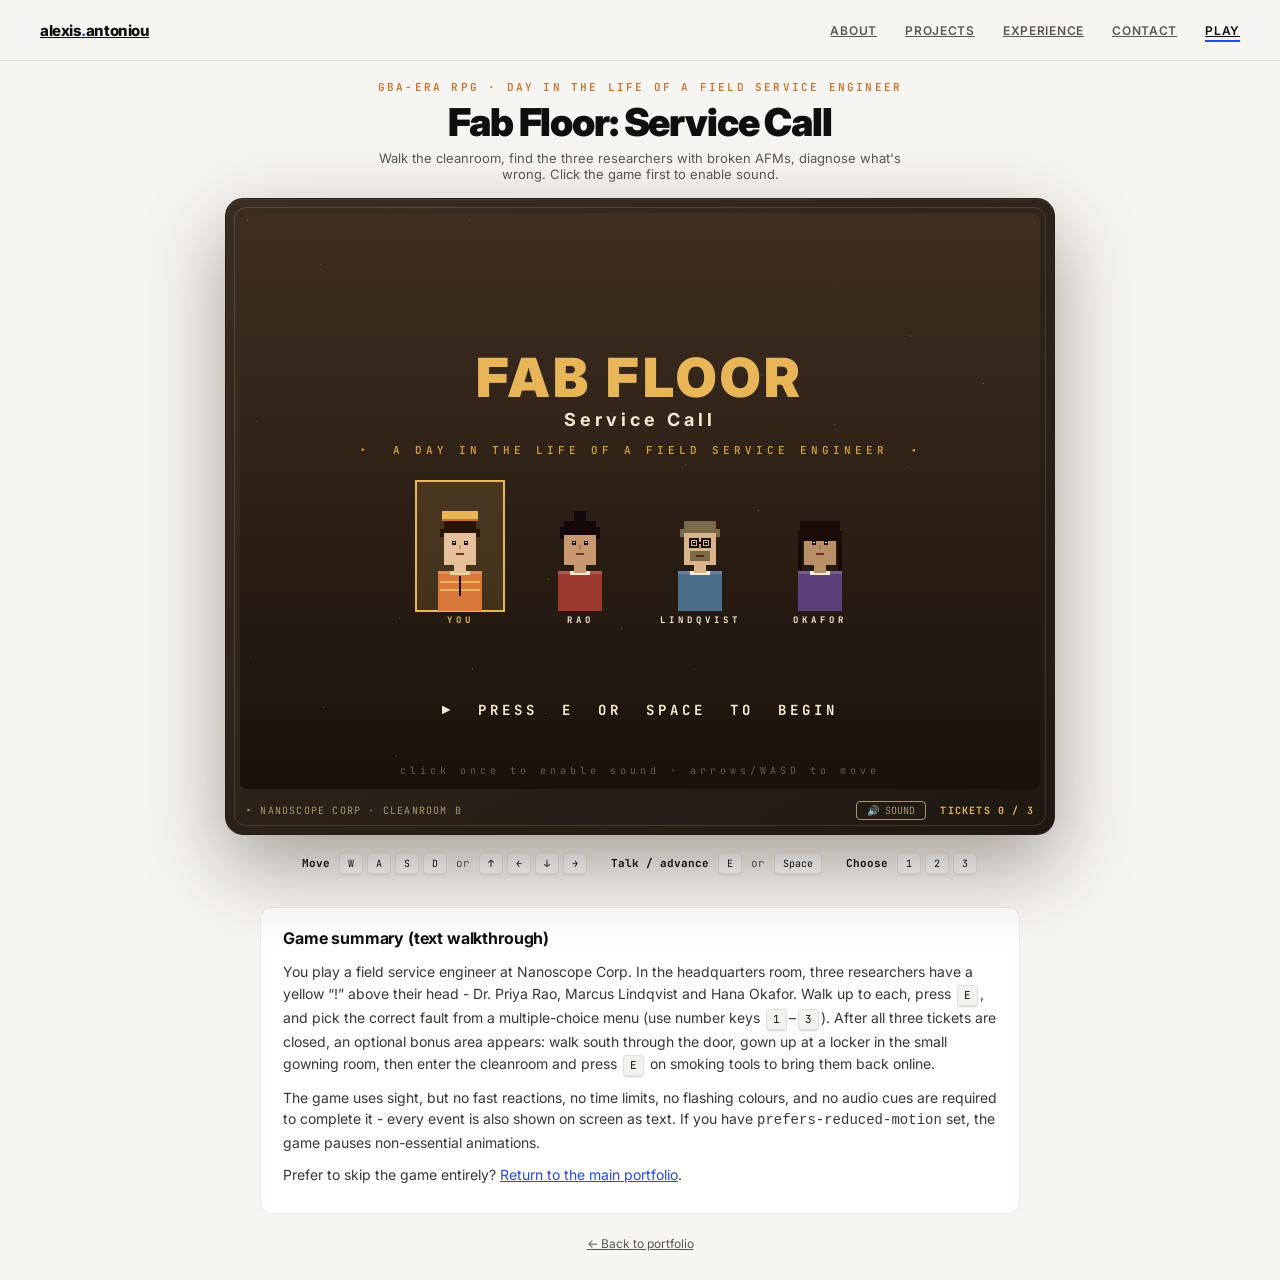
<file: game.html>
<!DOCTYPE html>
<html lang="en">
<head>
<meta charset="UTF-8">
<meta name="viewport" content="width=device-width, initial-scale=1.0">
<title>Fab Floor: Service Call · A Game by Alexis Antoniou</title>
<meta name="description" content="Fab Floor: Service Call - a tiny browser game by Alexis Antoniou inspired by life as a sole AFM field service engineer across Asia. Walk the cleanroom, suit up, and keep the tools online.">
<meta name="theme-color" content="#f7f5f2">
<meta name="author" content="Alexis Antoniou">
<meta name="robots" content="index,follow,max-image-preview:large">
<link rel="canonical" href="https://alexis-antoniou.github.io/Alexis-Antoniou/game.html">

<meta property="og:type" content="website">
<meta property="og:title" content="Fab Floor: Service Call">
<meta property="og:description" content="A small browser game by Alexis Antoniou. Walk the cleanroom, suit up, and keep the AFM tools online before the next deadline.">
<meta property="og:url" content="https://alexis-antoniou.github.io/Alexis-Antoniou/game.html">
<meta property="og:site_name" content="Alexis Antoniou - Portfolio">
<meta property="og:locale" content="en_GB">
<meta property="og:image" content="https://alexis-antoniou.github.io/Alexis-Antoniou/assets/bridge%20sample%201.jpg">
<meta name="twitter:card" content="summary_large_image">
<meta name="twitter:title" content="Fab Floor: Service Call">
<meta name="twitter:description" content="A tiny browser RPG dramatising a day on the fab floor.">
<meta name="twitter:image" content="https://alexis-antoniou.github.io/Alexis-Antoniou/assets/bridge%20sample%201.jpg">

<script type="application/ld+json">
{
  "@context": "https://schema.org",
  "@graph": [
    {
      "@type": "VideoGame",
      "name": "Fab Floor: Service Call",
      "url": "https://alexis-antoniou.github.io/Alexis-Antoniou/game.html",
      "description": "A small browser RPG inspired by life as a sole AFM field service engineer. Walk the cleanroom, gown up, fix the smoking tools.",
      "author": { "@type": "Person", "name": "Alexis Antoniou", "url": "https://alexis-antoniou.github.io/Alexis-Antoniou/" },
      "creator": { "@type": "Person", "name": "Alexis Antoniou" },
      "applicationCategory": "GameApplication",
      "gamePlatform": "Web browser",
      "operatingSystem": "Any",
      "inLanguage": "en-GB",
      "genre": ["Adventure", "Roleplaying"],
      "isAccessibleForFree": true
    },
    {
      "@type": "BreadcrumbList",
      "itemListElement": [
        { "@type": "ListItem", "position": 1, "name": "Home", "item": "https://alexis-antoniou.github.io/Alexis-Antoniou/" },
        { "@type": "ListItem", "position": 2, "name": "Play", "item": "https://alexis-antoniou.github.io/Alexis-Antoniou/game.html" }
      ]
    }
  ]
}
</script>

<link rel="icon" type="image/svg+xml" href="data:image/svg+xml,%3Csvg xmlns='http://www.w3.org/2000/svg' viewBox='0 0 64 64'%3E%3Crect width='64' height='64' rx='14' fill='%23f7f5f2'/%3E%3Ctext x='50%25' y='54%25' text-anchor='middle' dominant-baseline='middle' font-family='Inter,sans-serif' font-weight='900' font-size='34' fill='%232548e8'%3EA%3C/text%3E%3Ccircle cx='46' cy='20' r='4' fill='%23e8663c'/%3E%3C/svg%3E">

<link rel="preconnect" href="https://fonts.googleapis.com">
<link rel="preconnect" href="https://fonts.gstatic.com" crossorigin>
<link href="https://fonts.googleapis.com/css2?family=Inter:wght@400;500;600;700;800;900&family=JetBrains+Mono:wght@400;600&display=swap" rel="stylesheet">
<link rel="stylesheet" href="game.css">
</head>
<body>

<a href="#main" class="skip-link" onfocus="this.classList.add('focused')" onblur="this.classList.remove('focused')">Skip to main content</a>
<a href="#game-summary" class="skip-link skip-link-2" onfocus="this.classList.add('focused')" onblur="this.classList.remove('focused')">Skip the game (it is highly visual)</a>

<nav>
  <div class="wrap">
    <a href="index.html" class="mark">alexis<span>.</span>antoniou</a>
    <div class="links">
      <a href="index.html#about">About</a>
      <a href="index.html#projects">Projects</a>
      <a href="index.html#experience">Experience</a>
      <a href="index.html#contact">Contact</a>
      <a href="game.html" class="active">Play</a>
    </div>
  </div>
</nav>

<main class="page" id="main">
  <div class="title-row">
    <div class="eyebrow">GBA-era RPG · day in the life of a field service engineer</div>
    <h1>Fab Floor: Service Call</h1>
    <p class="sub">Walk the cleanroom, find the three researchers with broken AFMs, diagnose what's wrong. Click the game first to enable sound.</p>
  </div>

  <div class="game-shell">
    <canvas id="game" width="800" height="576" tabindex="0"
            role="application"
            aria-label="Fab Floor: Service Call - a tile-based browser game. Use arrow keys or WASD to move, E or space to interact."
            aria-describedby="game-summary"
            style="image-rendering:pixelated;image-rendering:crisp-edges;width:100%;max-width:800px;height:auto;aspect-ratio:800/576">
      Your browser does not support the HTML5 canvas. Read the text walkthrough below instead.
    </canvas>
    <!-- Live region: the game JS pushes scene/dialogue text here so
         screen readers can follow what's happening. -->
    <div id="game-status" role="status" aria-live="polite" aria-atomic="true" class="sr-only"></div>
    <div class="hud-row">
      <span>▸ NANOSCOPE CORP · CLEANROOM B</span>
      <span style="display:flex;gap:14px;align-items:center">
        <button id="muteBtn" aria-label="Toggle game audio" aria-pressed="false" style="background:none;border:1px solid currentColor;color:inherit;font:inherit;padding:2px 10px;border-radius:4px;cursor:pointer">🔊 SOUND</button>
        <span class="score" id="score" aria-live="polite">TICKETS 0 / 3</span>
      </span>
    </div>
  </div>

  <div class="controls" aria-label="Game controls">
    <div><span>Move</span> <kbd>W</kbd><kbd>A</kbd><kbd>S</kbd><kbd>D</kbd> or <kbd>↑</kbd><kbd>←</kbd><kbd>↓</kbd><kbd>→</kbd></div>
    <div><span>Talk / advance</span> <kbd>E</kbd> or <kbd>Space</kbd></div>
    <div><span>Choose</span> <kbd>1</kbd><kbd>2</kbd><kbd>3</kbd></div>
  </div>

  <!-- Text-based skip / summary so the page is meaningful even for users
       who cannot or do not want to play the game. -->
  <section id="game-summary" class="game-summary" aria-labelledby="summary-h">
    <h2 id="summary-h">Game summary (text walkthrough)</h2>
    <p>You play a field service engineer at Nanoscope Corp. In the headquarters room, three researchers have a yellow “!” above their head - Dr. Priya Rao, Marcus Lindqvist and Hana Okafor. Walk up to each, press <kbd>E</kbd>, and pick the correct fault from a multiple-choice menu (use number keys <kbd>1</kbd>–<kbd>3</kbd>). After all three tickets are closed, an optional bonus area appears: walk south through the door, gown up at a locker in the small gowning room, then enter the cleanroom and press <kbd>E</kbd> on smoking tools to bring them back online.</p>
    <p>The game uses sight, but no fast reactions, no time limits, no flashing colours, and no audio cues are required to complete it - every event is also shown on screen as text. If you have <code>prefers-reduced-motion</code> set, the game pauses non-essential animations.</p>
    <p>Prefer to skip the game entirely? <a href="index.html">Return to the main portfolio</a>.</p>
  </section>

  <a href="index.html" class="back">← Back to portfolio</a>
</main>

<script src="game.js" defer></script>
</body>
</html>
</file>
<file: styles.css>
/* ═════════════════════════════════════════════════════════
   styles.css - Alexis Antoniou portfolio

   TABLE OF CONTENTS
   -----------------
   1. Reset & base typography ............ top of file
   2. CSS custom properties (:root) ...... ~line 8
   3. Layout primitives (.wrap, nav) ..... search "mainNav"
   4. Hero + canvas background ........... search ".hero"
   5. Projects grid ...................... search ".proj-lg"
   6. Tilt / reveal / parallax animations  search "tilt-card"
   7. Skills, experience, education ...... search ".skills"
   8. Contact + footer ................... search ".contact"
   9. Accessibility utilities ............ search ".sr-only"
  10. Reduced-motion overrides ........... search "prefers-reduced-motion"
  11. Confidentiality note ............... end of file
   ═════════════════════════════════════════════════════════ */

*,*::before,*::after{box-sizing:border-box;margin:0;padding:0}
html{scroll-behavior:smooth;font-size:16px}
body{font-family:'Inter',system-ui,sans-serif;background:var(--bg);color:var(--text);line-height:1.6;overflow-x:hidden;cursor:auto}
a{color:inherit;text-decoration:none;cursor:auto}
button{cursor:pointer}
/* Hide the OS cursor on fine-pointer devices so only the custom cursor shows. Touch devices and reduced-motion fall back to the native cursor. */
@media (hover:hover) and (pointer:fine){
  html,body,a,button,select,label,.btn,.contact-pill,.nav-toggle,.hamburger,.magnetic,.tilt-card{cursor:none}
}
img,video{max-width:100%;display:block}

:root{
  --bg:      #f7f5f2;
  --surface: #ffffff;
  --ink:     #0f0f0f;
  --text:    #3a3530;
  --muted:   #5c5652;
  --accent:  #2548e8;
  --accent2: #0a8a6e;
  --warm:    #e8663c;
  --border:  rgba(0,0,0,.08);
}

/* ── Custom Cursor ──────────────────────────────── */
/* Crosshair - follows mouse exactly - default BLACK */
.cursor-dot{
  position:fixed;top:0;left:0;pointer-events:none;z-index:10001;
  transform:translate(-50%,-50%);
}
.cursor-dot::before,.cursor-dot::after{
  content:'';position:absolute;background:var(--ink);
  transition:background .3s;
}
.cursor-dot::before{width:2px;height:28px;left:50%;top:50%;transform:translate(-50%,-50%)}
.cursor-dot::after{width:28px;height:2px;left:50%;top:50%;transform:translate(-50%,-50%)}
.cursor-dot.hover::before,.cursor-dot.hover::after{background:var(--warm)}
/* Trailing box - default GREEN with centre dot */
.cursor{
  position:fixed;top:0;left:0;width:20px;height:20px;
  border:1.5px solid var(--accent2);pointer-events:none;z-index:10000;
  transform:translate(-50%,-50%);
  transition:width .3s cubic-bezier(.23,1,.32,1),height .3s cubic-bezier(.23,1,.32,1),border-color .3s,background .3s;
}
/* Centre dot inside the box */
.cursor::after{
  content:'';position:absolute;top:50%;left:50%;
  width:4px;height:4px;border-radius:50%;
  background:var(--accent2);
  transform:translate(-50%,-50%);
  transition:background .3s,width .3s,height .3s;
}
.cursor.hover{width:40px;height:40px;border-color:var(--warm);background:rgba(232,102,60,.08)}
.cursor.hover::after{background:var(--warm);width:5px;height:5px}
@media(max-width:768px){.cursor,.cursor-dot{display:none}body,a,button{cursor:auto}}

/* ── Scroll Progress ────────────────────────────── */
.scroll-progress{position:fixed;top:0;left:0;height:6px;background:linear-gradient(90deg,var(--accent),var(--accent2),var(--warm));z-index:10000;width:0%;transition:none;border-radius:0 3px 3px 0;box-shadow:0 1px 4px rgba(37,72,232,.25)}

/* ── Reveal ──────────────────────────────────────── */
.reveal{opacity:0;transform:translateY(40px);transition:opacity 1s cubic-bezier(.22,1,.36,1),transform 1s cubic-bezier(.22,1,.36,1)}
.reveal.visible{opacity:1;transform:none}
.reveal-left{opacity:0;transform:translateX(-60px);transition:opacity 1s cubic-bezier(.22,1,.36,1),transform 1s cubic-bezier(.22,1,.36,1)}
.reveal-left.visible{opacity:1;transform:none}
.reveal-right{opacity:0;transform:translateX(60px);transition:opacity 1s cubic-bezier(.22,1,.36,1),transform 1s cubic-bezier(.22,1,.36,1)}
.reveal-right.visible{opacity:1;transform:none}
.reveal-scale{opacity:0;transform:scale(.9);transition:opacity 1s cubic-bezier(.22,1,.36,1),transform 1s cubic-bezier(.22,1,.36,1)}
.reveal-scale.visible{opacity:1;transform:scale(1)}

/* ── Nav ─────────────────────────────────────────── */
nav{position:fixed;top:0;width:100%;z-index:200;background:rgba(247,245,242,.8);backdrop-filter:blur(24px);-webkit-backdrop-filter:blur(24px);border-bottom:1px solid var(--border);transition:transform .4s}
nav.hide-nav{transform:translateY(-100%)}
nav .wrap{max-width:1400px;margin:0 auto;padding:0 40px;display:flex;align-items:center;justify-content:space-between;height:60px}
nav .mark{font-weight:800;font-size:15px;color:var(--ink);letter-spacing:-.03em}
nav .mark span{color:var(--accent)}
nav .links{display:flex;gap:28px}
nav .links a{font-size:12px;font-weight:600;color:var(--muted);letter-spacing:.06em;text-transform:uppercase;transition:color .2s;position:relative}
nav .links a::after{content:'';position:absolute;bottom:-4px;left:0;width:0;height:2px;background:var(--accent);transition:width .3s}
nav .links a:hover::after{width:100%}
nav .links a:hover{color:var(--ink)}
.hamburger{display:none;background:none;border:none;color:var(--ink);cursor:pointer}
@media(max-width:640px){
  .hamburger{display:block}
  nav .links{display:none;position:absolute;top:60px;left:0;right:0;flex-direction:column;background:rgba(247,245,242,.98);border-bottom:1px solid var(--border)}
  nav .links.open{display:flex}
  nav .links a{padding:14px 40px;border-top:1px solid var(--border)}
  nav .links a::after{display:none}
}

/* ════════════════════════════════════════════════════
   HERO
   ════════════════════════════════════════════════════ */
.hero{
  min-height:100vh;display:flex;align-items:center;
  padding:80px 0 60px;position:relative;
  background:linear-gradient(165deg,#eee8e0 0%,#f0eef6 35%,#e8f0ee 60%,#f7f5f2 80%);
  overflow:hidden;
}
.hero::after{
  content:'';position:absolute;bottom:0;left:0;right:0;height:200px;z-index:1;pointer-events:none;
  background:linear-gradient(to bottom,transparent,#f7f5f2);
}
#hero-canvas{position:absolute;inset:0;width:100%;height:100%;z-index:0}
.hero-grid{
  max-width:1400px;margin:0 auto;padding:0 40px;
  display:grid;grid-template-columns:1fr 1fr;gap:60px;
  align-items:center;position:relative;z-index:1;
}
.hero-text h1{
  font-size:clamp(48px,7vw,88px);font-weight:900;
  line-height:.95;letter-spacing:-.05em;
  color:var(--ink);margin-bottom:24px;
}
.hero-text h1 em{
  font-style:normal;
  background:linear-gradient(135deg,var(--accent),var(--accent2));
  -webkit-background-clip:text;-webkit-text-fill-color:transparent;
  background-clip:text;
}
.hero-text p{
  font-size:17px;color:var(--muted);line-height:1.8;
  max-width:440px;margin-bottom:32px;
}

/* Magnetic button */
.hero-cta{display:flex;gap:12px}
.btn{
  display:inline-flex;align-items:center;gap:8px;
  padding:14px 30px;border-radius:8px;font-size:13px;font-weight:700;
  letter-spacing:.02em;transition:all .25s cubic-bezier(.23,1,.32,1);cursor:pointer;border:none;
  position:relative;overflow:hidden;
}
.btn::before{
  content:'';position:absolute;inset:0;
  background:radial-gradient(circle at var(--x,50%) var(--y,50%),rgba(255,255,255,.2) 0%,transparent 60%);
  opacity:0;transition:opacity .3s;
}
.btn:hover::before{opacity:1}
.btn-accent{background:var(--accent);color:#fff;box-shadow:0 4px 20px rgba(37,72,232,.25)}
.btn-accent:hover{background:#1a3ad4;box-shadow:0 8px 30px rgba(37,72,232,.35);transform:translateY(-2px)}
.btn-ghost{background:transparent;color:var(--ink);border:1.5px solid var(--ink)}
.btn-ghost:hover{background:var(--ink);color:#fff}

/* Hero video stack with 3D tilt */
.hero-visual{position:relative;height:520px;perspective:1000px}
.hero-vid{
  position:absolute;border-radius:14px;overflow:hidden;
  box-shadow:0 24px 64px rgba(0,0,0,.12),0 2px 8px rgba(0,0,0,.04);
  border:1px solid rgba(255,255,255,.3);
  transition:transform .6s cubic-bezier(.23,1,.32,1),box-shadow .6s;
  will-change:transform;
}
.hero-vid video{width:100%;height:100%;object-fit:cover}
.hero-vid-1{width:85%;height:60%;top:0;right:0;z-index:2}
.hero-vid-2{width:65%;height:50%;bottom:0;left:12%;z-index:3;
  box-shadow:0 24px 64px rgba(0,0,0,.15),0 2px 8px rgba(0,0,0,.06)}
.hero-vid-label{
  position:absolute;bottom:12px;left:14px;
  font-family:'JetBrains Mono',monospace;font-size:10px;font-weight:600;
  letter-spacing:1px;text-transform:uppercase;color:rgba(255,255,255,.85);
  background:rgba(0,0,0,.4);backdrop-filter:blur(10px);
  padding:5px 12px;border-radius:6px;
}

/* Floating badge */
.hero-float-badge{
  position:absolute;top:20%;right:-10px;z-index:5;
  background:var(--surface);border:1px solid var(--border);border-radius:12px;
  padding:12px 18px;box-shadow:0 12px 40px rgba(0,0,0,.08);
  font-family:'JetBrains Mono',monospace;font-size:11px;font-weight:600;
  color:var(--accent);letter-spacing:.5px;
  animation:float-y 4s ease-in-out infinite;
}
@keyframes float-y{0%,100%{transform:translateY(0)}50%{transform:translateY(-12px)}}

@media(max-width:900px){
  .hero-grid{grid-template-columns:1fr;gap:40px}
  .hero-visual{height:320px}
  .hero-vid-1{width:90%;height:55%}
  .hero-vid-2{width:60%;height:45%}
  .hero-float-badge{display:none}
}

/* ════════════════════════════════════════════════════
   ABOUT
   ════════════════════════════════════════════════════ */
.about{padding:120px 0;position:relative;overflow:hidden;background:transparent}
.about .wrap{max-width:1400px;margin:0 auto;padding:0 40px;display:grid;grid-template-columns:280px 1fr;gap:80px;align-items:start}
.about-label{
  font-size:clamp(32px,4vw,44px);font-weight:900;
  letter-spacing:-.04em;color:var(--ink);
  line-height:1;position:sticky;top:100px;
}
.about-label::after{
  content:'';display:block;width:0;height:3px;
  background:var(--accent);margin-top:16px;border-radius:2px;
  transition:width 1s cubic-bezier(.22,1,.36,1);
}
.about-label.visible::after{width:40px}
.about-body p{font-size:16px;line-height:1.9;color:var(--text);margin-bottom:16px;max-width:640px}

/* About: headshot in the left column, sitting under the label */
.about-side{position:sticky;top:100px;display:flex;flex-direction:column;gap:28px}
.about-side .about-label{position:static}
.about-portrait{
  margin:0;width:100%;max-width:280px;aspect-ratio:4/5;
  border-radius:14px;overflow:hidden;
  background:var(--surface);border:1px solid var(--border);
  box-shadow:0 12px 32px rgba(0,0,0,.08);
  transform:rotate(-1.2deg);transition:transform .5s cubic-bezier(.22,1,.36,1),box-shadow .5s;
}
.about-portrait:hover{transform:rotate(0deg) translateY(-2px);box-shadow:0 18px 40px rgba(0,0,0,.12)}
.about-portrait img{display:block;width:100%;height:100%;object-fit:cover}

/* Work authorisation block at the end of the about body */
.credentials{
  margin-top:28px;padding:20px 22px;
  border:1px solid var(--border);border-left:3px solid var(--accent);
  border-radius:10px;background:var(--surface);
  max-width:640px;
}
.credentials-title{
  font-family:'JetBrains Mono',monospace;font-size:11px;font-weight:600;
  letter-spacing:.12em;text-transform:uppercase;color:var(--muted);margin-bottom:12px;
}
.credentials-list{list-style:none;margin:0;padding:0;display:flex;flex-direction:column;gap:10px}
.credentials-list li{display:flex;align-items:center;gap:12px;font-size:14.5px;color:var(--text);line-height:1.5}
.credentials-list strong{color:var(--ink);font-weight:700}
.cred-flag{
  flex-shrink:0;width:26px;height:18px;border-radius:3px;
  box-shadow:0 0 0 1px rgba(0,0,0,.08);background-size:cover;background-position:center;
}
.cred-flag[data-cred="gb"]{background-image:url('assets/Flag-United-Kingdom.webp')}
.cred-flag[data-cred="cy"]{background-image:url('assets/Flag_of_Cyprus.svg');background-color:#fff;background-size:contain;background-repeat:no-repeat}
.cred-flag[data-cred="tw"]{background-image:url('assets/Flag_of_the_Republic_of_China.svg.webp')}

/* Floating shapes behind about */
.about-shapes{position:absolute;inset:0;pointer-events:none;overflow:hidden}
.about-shapes .shape{position:absolute;border-radius:50%;opacity:.06;filter:blur(60px)}
.about-shapes .shape-1{width:400px;height:400px;background:var(--accent);top:-100px;right:-100px;animation:drift 20s ease-in-out infinite}
.about-shapes .shape-2{width:300px;height:300px;background:var(--warm);bottom:-80px;left:-80px;animation:drift 25s ease-in-out infinite reverse}
@keyframes drift{0%,100%{transform:translate(0,0)}25%{transform:translate(30px,-20px)}50%{transform:translate(-20px,30px)}75%{transform:translate(20px,20px)}}

@media(max-width:768px){
  .about .wrap{grid-template-columns:1fr;gap:24px}
  .about-label{position:static}
  .about-side{position:static;flex-direction:row;align-items:center;gap:20px;flex-wrap:wrap}
  .about-portrait{max-width:160px;transform:rotate(-1.2deg)}
}

/* ════════════════════════════════════════════════════
   COLOUR BLOCK DIVIDER
   ════════════════════════════════════════════════════ */
.colour-block{
  padding:120px 0;position:relative;overflow:hidden;
}
.colour-block::before,.colour-block::after{
  content:'';position:absolute;left:0;right:0;height:60px;z-index:1;pointer-events:none;
}
.colour-block::before{top:0;background:linear-gradient(180deg,var(--bg),transparent)}
.colour-block::after{bottom:0;background:linear-gradient(0deg,var(--bg),transparent)}
.colour-block.accent-bg{background:var(--accent);color:#fff}
.colour-block.warm-bg{background:var(--warm);color:#fff}
.colour-block.dark-bg{background:#e0dbd5;color:var(--ink)}
.colour-block .wrap{max-width:1400px;margin:0 auto;padding:0 40px;position:relative;z-index:1}
.flag-slideshow{position:absolute;inset:0;z-index:0;overflow:hidden}
.flag-slide{
  position:absolute;inset:0;
  background-size:cover;background-position:center;background-repeat:no-repeat;
  opacity:0;transition:opacity 2s ease-in-out;
}
.flag-slide.active{opacity:.07}
.colour-block .block-quote{
  font-size:clamp(24px,3.5vw,42px);font-weight:800;
  line-height:1.2;letter-spacing:-.03em;max-width:700px;
}
.colour-block .block-sub{font-size:14px;margin-top:12px;opacity:.7;font-weight:500}
.colour-block canvas{position:absolute;inset:0;width:100%;height:100%;z-index:0}


/* ════════════════════════════════════════════════════
   PROJECTS
   ════════════════════════════════════════════════════ */
.projects{padding:100px 0 120px}
.projects .wrap{max-width:1400px;margin:0 auto;padding:0 40px}
.projects-header{display:flex;align-items:flex-end;justify-content:space-between;margin-bottom:60px;flex-wrap:wrap;gap:16px}
.projects-title{font-size:clamp(32px,4vw,44px);font-weight:900;letter-spacing:-.04em;color:var(--ink);line-height:1}
.projects-count{font-family:'JetBrains Mono',monospace;font-size:12px;color:var(--muted);letter-spacing:.08em}

/* Large project card with 3D tilt */
.proj-lg{
  display:grid;grid-template-columns:1fr 1fr;
  margin-bottom:24px;border-radius:20px;overflow:hidden;
  background:var(--surface);border:1px solid var(--border);
  box-shadow:0 2px 12px rgba(0,0,0,.04);
  transition:box-shadow .4s,transform .3s,border-color .4s;
  perspective:1200px;
}
.proj-lg:hover{box-shadow:0 16px 48px rgba(0,0,0,.1);transform:translateY(-4px)}
/* Per-project hover hues */
.proj-lg[data-hue="blue"]:hover{box-shadow:0 16px 48px rgba(37,72,232,.15);border-color:rgba(37,72,232,.2)}
.proj-lg[data-hue="cyan"]:hover{box-shadow:0 16px 48px rgba(6,182,212,.15);border-color:rgba(6,182,212,.2)}
.proj-lg[data-hue="purple"]:hover{box-shadow:0 16px 48px rgba(168,85,247,.15);border-color:rgba(168,85,247,.2)}
.proj-lg:nth-child(even){direction:rtl}
.proj-lg:nth-child(even) > *{direction:ltr}
.proj-lg-visual{
  position:relative;min-height:420px;overflow:hidden;
}
.proj-lg-visual video,.proj-lg-visual .proj-mockup{
  position:absolute;inset:0;width:100%;height:100%;object-fit:cover;
  transition:transform .6s cubic-bezier(.23,1,.32,1);
}
.proj-lg:hover .proj-lg-visual video,
.proj-lg:hover .proj-lg-visual .proj-mockup{transform:scale(1.04)}
.proj-lg-info{padding:48px 44px;display:flex;flex-direction:column;justify-content:center;min-width:0}
.proj-lg-info > *{min-width:0;max-width:100%;overflow-wrap:break-word;word-wrap:break-word}
.proj-lg > *{min-width:0}
.proj-tag{
  font-family:'JetBrains Mono',monospace;font-size:10px;font-weight:600;
  letter-spacing:1.5px;text-transform:uppercase;color:var(--accent);
  margin-bottom:14px;
}
.proj-name{font-size:clamp(22px,2.5vw,30px);font-weight:800;color:var(--ink);letter-spacing:-.03em;line-height:1.15;margin-bottom:12px}
.proj-desc{font-size:14px;color:var(--muted);line-height:1.85;margin-bottom:20px}
.proj-stack{display:flex;flex-wrap:wrap;gap:6px;margin-bottom:24px}
.proj-stack span{font-size:11px;font-weight:600;padding:4px 12px;border-radius:20px;background:rgba(0,0,0,.04);color:var(--text);transition:background .3s,color .3s}
.proj-stack span:hover{background:var(--accent);color:#fff}
.proj-link{
  display:inline-flex;align-items:center;gap:6px;font-size:13px;font-weight:700;
  color:var(--accent);transition:gap .3s,color .3s;
}
.proj-link:hover{gap:12px;color:var(--ink)}
.proj-link svg{width:14px;height:14px;transition:transform .3s}
.proj-link:hover svg{transform:translateX(4px)}

/* Small project grid - 3D tilt cards */
.proj-grid{display:grid;grid-template-columns:repeat(3,1fr);gap:16px;margin-top:8px}
.proj-sm{
  background:var(--surface);border:1px solid var(--border);
  border-radius:16px;padding:28px;
  box-shadow:0 1px 6px rgba(0,0,0,.03);
  transition:box-shadow .4s cubic-bezier(.23,1,.32,1),transform .4s cubic-bezier(.23,1,.32,1),border-color .4s,background .4s;
  transform-style:preserve-3d;
  will-change:transform;
}
.proj-sm:hover{box-shadow:0 20px 40px rgba(0,0,0,.1)}
/* Per-card hover hues for small cards - use double class for specificity */
.proj-sm.proj-sm[data-hue="blue"]:hover{box-shadow:0 20px 40px rgba(37,72,232,.22);border-color:rgba(37,72,232,.45);background:linear-gradient(135deg,rgba(37,72,232,.07),var(--surface))}
.proj-sm.proj-sm[data-hue="blue"]::before{background:conic-gradient(from var(--glow-angle,0deg),transparent,#2548e8,transparent,#2548e8,transparent)}
.proj-sm.proj-sm[data-hue="green"]:hover{box-shadow:0 20px 40px rgba(10,138,110,.22);border-color:rgba(10,138,110,.45);background:linear-gradient(135deg,rgba(10,138,110,.07),var(--surface))}
.proj-sm.proj-sm[data-hue="green"]::before{background:conic-gradient(from var(--glow-angle,0deg),transparent,#0a8a6e,transparent,#0a8a6e,transparent)}
.proj-sm.proj-sm[data-hue="teal"]:hover{box-shadow:0 20px 40px rgba(6,182,212,.22);border-color:rgba(6,182,212,.45);background:linear-gradient(135deg,rgba(6,182,212,.07),var(--surface))}
.proj-sm.proj-sm[data-hue="teal"]::before{background:conic-gradient(from var(--glow-angle,0deg),transparent,#06b6d4,transparent,#06b6d4,transparent)}
.proj-sm.proj-sm[data-hue="orange"]:hover{box-shadow:0 20px 40px rgba(232,102,60,.22);border-color:rgba(232,102,60,.45);background:linear-gradient(135deg,rgba(232,102,60,.07),var(--surface))}
.proj-sm.proj-sm[data-hue="orange"]::before{background:conic-gradient(from var(--glow-angle,0deg),transparent,#e8663c,transparent,#e8663c,transparent)}
.proj-sm.proj-sm[data-hue="purple"]:hover{box-shadow:0 20px 40px rgba(168,85,247,.22);border-color:rgba(168,85,247,.45);background:linear-gradient(135deg,rgba(168,85,247,.07),var(--surface))}
.proj-sm.proj-sm[data-hue="purple"]::before{background:conic-gradient(from var(--glow-angle,0deg),transparent,#a855f7,transparent,#a855f7,transparent)}
.proj-sm.proj-sm[data-hue="rose"]:hover{box-shadow:0 20px 40px rgba(225,29,72,.22);border-color:rgba(225,29,72,.45);background:linear-gradient(135deg,rgba(225,29,72,.07),var(--surface))}
.proj-sm.proj-sm[data-hue="rose"]::before{background:conic-gradient(from var(--glow-angle,0deg),transparent,#e11d48,transparent,#e11d48,transparent)}
.proj-sm .proj-tag{margin-bottom:10px}
.proj-sm .proj-name{font-size:17px;margin-bottom:8px}
.proj-sm .proj-desc{font-size:13px;line-height:1.8;margin-bottom:14px}
.proj-sm .proj-stack span{font-size:10px;padding:3px 10px}

/* Glow effect on hover */
.proj-sm::before{
  content:'';position:absolute;inset:-1px;border-radius:17px;
  background:conic-gradient(from var(--glow-angle,0deg),transparent,var(--accent),transparent,var(--accent2),transparent);
  opacity:0;transition:opacity .4s;z-index:-1;
}
.proj-sm{position:relative}
.proj-sm:hover::before{opacity:.15}

@media(max-width:900px){
  .proj-lg{grid-template-columns:1fr}
  .proj-lg:nth-child(even){direction:ltr}
  .proj-lg-visual{min-height:260px}
  .proj-lg-info{padding:28px 24px}
  .proj-grid{grid-template-columns:1fr}
}
@media(min-width:641px) and (max-width:900px){.proj-grid{grid-template-columns:1fr 1fr}}

/* Pattern Recognition version selector */
.pr-version-selector{display:flex;gap:8px;margin-bottom:20px;flex-wrap:wrap}
.pr-version-btn{
  font-family:'JetBrains Mono',monospace;font-size:11px;font-weight:600;
  letter-spacing:.5px;padding:8px 20px;border-radius:30px;border:1.5px solid var(--border);
  background:transparent;color:var(--muted);cursor:pointer;
  transition:all .35s cubic-bezier(.23,1,.32,1);
  white-space:nowrap;
}
.pr-version-btn:hover{border-color:var(--accent2);color:var(--accent2)}
.pr-version-btn.active{
  background:var(--accent2);border-color:var(--accent2);color:#fff;
  box-shadow:0 4px 16px rgba(6,182,212,.3);
}
@media(max-width:640px){
  .pr-version-selector{gap:6px}
  .pr-version-btn{padding:7px 14px;font-size:10px;flex:1 1 auto;text-align:center;min-width:0}
}

/* ════════════════════════════════════════════════════
   SKILLS
   ════════════════════════════════════════════════════ */
.skills{padding:100px 0}
.skills .wrap{max-width:1400px;margin:0 auto;padding:0 40px}
.skills-header{margin-bottom:48px}
.skills-title{font-size:clamp(32px,4vw,44px);font-weight:900;letter-spacing:-.04em;color:var(--ink);line-height:1}
.skills-row{display:grid;grid-template-columns:repeat(4,1fr);gap:16px}
.skill{
  background:var(--surface);border:1px solid var(--border);
  border-radius:14px;padding:28px 24px;
  box-shadow:0 1px 6px rgba(0,0,0,.03);
  transition:box-shadow .4s cubic-bezier(.23,1,.32,1),transform .4s cubic-bezier(.23,1,.32,1),border-color .4s;
  position:relative;overflow:hidden;
}
.skill:hover{box-shadow:0 16px 40px rgba(0,0,0,.08);transform:translateY(-4px);border-color:var(--accent)}
.skill::after{
  content:'';position:absolute;bottom:0;left:0;width:100%;height:3px;
  background:linear-gradient(90deg,var(--accent),var(--accent2));
  transform:scaleX(0);transform-origin:left;
  transition:transform .5s cubic-bezier(.23,1,.32,1);
}
.skill:hover::after{transform:scaleX(1)}
.skill-icon{
  width:42px;height:42px;border-radius:10px;
  display:flex;align-items:center;justify-content:center;margin-bottom:16px;
  transition:transform .4s cubic-bezier(.23,1,.32,1),background .4s;
}
.skill-icon svg{transition:transform .4s cubic-bezier(.23,1,.32,1)}
.skill:hover .skill-icon{transform:scale(1.1)}

/* ── Data: 3D rotating graph (canvas) ── */
.icon-canvas-graph{width:30px;height:30px;display:block}

/* ── Web: code lines type in, cursor blinks ── */
.code-ln{stroke-dasharray:20;stroke-dashoffset:20;transition:stroke-dashoffset .3s}
.code-cursor{opacity:0;transition:opacity .3s}
.skill:nth-child(2):hover .ln-1{animation:typeLine 2.5s ease-in-out infinite}
.skill:nth-child(2):hover .ln-2{animation:typeLine 2.5s ease-in-out .4s infinite}
.skill:nth-child(2):hover .ln-3{animation:typeLine 2.5s ease-in-out .8s infinite}
.skill:nth-child(2):hover .code-cursor{animation:blinkCursor .8s step-end infinite}

@keyframes typeLine{0%{stroke-dashoffset:20} 40%{stroke-dashoffset:0} 80%{stroke-dashoffset:0} 100%{stroke-dashoffset:20}}
@keyframes blinkCursor{0%,100%{opacity:0} 50%{opacity:.8}}

/* ── Engineering: AFM Cantilever ── */
.skill:nth-child(3):hover .afm-surface{animation:afmSurfaceScroll 3s linear infinite}
.skill:nth-child(3):hover .afm-laser{animation:afmLaserPulse 2.5s ease-in-out infinite}
@keyframes afmSurfaceScroll{0%{transform:translateX(0)}100%{transform:translateX(-14px)}}
@keyframes afmLaserPulse{0%,100%{opacity:.3}50%{opacity:.7}}

/* ── Training: speech bubbles alternate ── */
.bubble-l,.bubble-r{transition:opacity .3s}
.skill:nth-child(4):hover .bubble-l{animation:bubbleLeft 2.5s ease-in-out infinite}
.skill:nth-child(4):hover .bubble-r{animation:bubbleRight 2.5s ease-in-out infinite}

@keyframes bubbleLeft{
  0%,15%{opacity:0;transform:translateY(2px) scale(.8)} 20%,42%{opacity:.7;transform:translateY(0) scale(1)} 48%,100%{opacity:0;transform:translateY(2px) scale(.8)}
}
@keyframes bubbleRight{
  0%,48%{opacity:0;transform:translateY(2px) scale(.8)} 53%,75%{opacity:.7;transform:translateY(0) scale(1)} 82%,100%{opacity:0;transform:translateY(2px) scale(.8)}
}
.skill h3{font-size:15px;font-weight:700;color:var(--ink);margin-bottom:6px}
.skill p{font-size:13px;color:var(--muted);line-height:1.7}
@media(max-width:900px){.skills-row{grid-template-columns:1fr 1fr}}
@media(max-width:500px){.skills-row{grid-template-columns:1fr}}

/* ════════════════════════════════════════════════════
   EXPERIENCE
   ════════════════════════════════════════════════════ */
.experience{padding:100px 0}
.experience .wrap{max-width:1400px;margin:0 auto;padding:0 40px;display:grid;grid-template-columns:280px 1fr;gap:80px;align-items:start}
.exp-label{
  font-size:clamp(32px,4vw,44px);font-weight:900;
  letter-spacing:-.04em;color:var(--ink);line-height:1;
  position:sticky;top:100px;
  overflow:hidden;
}
.exp-label::after{content:'';display:block;width:0;height:3px;background:var(--warm);margin-top:16px;border-radius:2px;transition:width 1s cubic-bezier(.22,1,.36,1),background .6s ease}
.exp-label.visible::after{width:40px}
.exp-label.show-education::after{background:var(--accent2)}
.exp-label-text{display:block;position:relative}
.exp-label-text .label-exp,.exp-label-text .label-edu{
  transition:opacity .6s ease, transform .6s ease;
}
.exp-label-text .label-edu{
  position:absolute;top:0;left:0;
  opacity:0;transform:translateY(12px);
}
.exp-label.show-education .label-exp{
  opacity:0;transform:translateY(-12px);
}
.exp-label.show-education .label-edu{
  opacity:1;transform:translateY(0);
}
.timeline{position:relative;padding-left:28px}
.timeline::before{
  content:'';position:absolute;left:5px;top:8px;bottom:8px;
  width:2px;background:linear-gradient(to bottom,var(--accent),var(--warm),var(--accent2),var(--accent2));
  border-radius:1px;
  transform:scaleY(0);transform-origin:top;
  transition:transform 1.5s cubic-bezier(.22,1,.36,1);
}
.timeline.visible::before{transform:scaleY(1)}
.tl-item{position:relative;margin-bottom:48px}
.tl-item:last-child{margin-bottom:0}
.tl-dot{
  position:absolute;left:-25px;top:7px;
  width:10px;height:10px;border-radius:50%;
  background:var(--bg);border:2.5px solid var(--accent);
  transition:transform .4s,box-shadow .4s;
}
.tl-dot.current{background:var(--accent);box-shadow:0 0 0 4px rgba(37,72,232,.15)}
.tl-item:hover .tl-dot{transform:scale(1.4);box-shadow:0 0 0 6px rgba(37,72,232,.1)}
.tl-item:nth-child(3) .tl-dot{border-color:var(--warm)}
.tl-item:nth-child(4) .tl-dot{border-color:#D57800}
/* Education entries - green accent */
.tl-item:nth-child(5) .tl-dot,.tl-item:nth-child(6) .tl-dot{border-color:var(--accent2)}
.tl-item:nth-child(5) .tl-date,.tl-item:nth-child(6) .tl-date{color:var(--accent2)}
.tl-date{font-family:'JetBrains Mono',monospace;font-size:11px;font-weight:600;color:var(--accent);letter-spacing:.5px;margin-bottom:4px}
.tl-role{font-size:20px;font-weight:800;color:var(--ink);letter-spacing:-.02em;margin-bottom:2px}
.tl-co{font-size:14px;color:var(--muted);margin-bottom:10px}
.tl-desc{font-size:14px;color:var(--text);line-height:1.85}

/* Journey cards */
.journey{margin-top:16px}
.journey-title{font-size:12px;font-weight:700;color:var(--muted);letter-spacing:.08em;text-transform:uppercase;margin-bottom:10px}
.journey-grid{display:grid;grid-template-columns:1fr 1fr;gap:10px}
.journey-grid.wide{grid-template-columns:1fr 1fr 1fr}
@media(max-width:900px){.journey-grid.wide{grid-template-columns:1fr 1fr}}
@media(max-width:500px){.journey-grid.wide{grid-template-columns:1fr}}
.jcard{
  background:var(--surface);border:1px solid var(--border);border-radius:10px;padding:14px 16px;
  box-shadow:0 1px 4px rgba(0,0,0,.03);transition:box-shadow .4s,transform .4s,border-color .4s;
  position:relative;overflow:hidden;
}
.jcard:hover{box-shadow:0 8px 24px rgba(0,0,0,.08);transform:translateY(-2px);border-color:var(--accent)}
/* Country flag always visible as a subtle card background (no hover gate). */
.jcard::after{
  content:'';
  position:absolute;inset:0;border-radius:inherit;
  transition:opacity .5s cubic-bezier(.22,1,.36,1);
  pointer-events:none;z-index:0;
}
.jcard>*{position:relative;z-index:1}
/* US flag - image */
.jcard[data-flag="us"]::after{
  background:url('assets/Flag-United-States-of-America.webp') center/cover no-repeat;
  opacity:.08;
}
.jcard[data-flag="us"]:hover::after{opacity:.14}
/* California - state flag image */
.jcard[data-flag="us-ca"]::after{
  background:url('assets/Flag_of_California.svg.png') center/55% auto no-repeat, #fff;
  opacity:.08;
}
.jcard[data-flag="us-ca"]:hover::after{opacity:.14}
/* Mississippi - state flag image */
.jcard[data-flag="us-ms"]::after{
  background:url('assets/Flag_of_Mississippi.svg.png') center/cover no-repeat;
  opacity:.08;
}
.jcard[data-flag="us-ms"]:hover::after{opacity:.14}
/* Ohio - state flag image */
.jcard[data-flag="us-oh"]::after{
  background:url('assets/Flag_of_Ohio.svg.png') center/cover no-repeat;
  opacity:.08;
}
.jcard[data-flag="us-oh"]:hover::after{opacity:.14}
/* Kansas - state flag image */
.jcard[data-flag="us-ks"]::after{
  background:url('assets/Flag_of_Kansas.png') center/80% auto no-repeat, #002868;
  opacity:.08;
}
.jcard[data-flag="us-ks"]:hover::after{opacity:.14}
/* South Dakota - state flag image */
.jcard[data-flag="us-sd"]::after{
  background:url('assets/Flag_of_South_Dakota.svg.png') center/80% auto no-repeat, #0072B0;
  opacity:.08;
}
.jcard[data-flag="us-sd"]:hover::after{opacity:.14}
/* Texas - state flag image */
.jcard[data-flag="us-tx"]::after{
  background:url('assets/Flag_of_Texas.svg.png') center/cover no-repeat;
  opacity:.08;
}
.jcard[data-flag="us-tx"]:hover::after{opacity:.14}
/* South Korea - flag image */
.jcard[data-flag="kr"]::after{
  background:url('assets/Flag_of_South_Korea.svg') center/40% auto no-repeat, #fff;
  opacity:.09;
}
.jcard[data-flag="kr"]:hover::after{opacity:.15}
/* Taiwan - flag image */
.jcard[data-flag="tw"]::after{
  background:url('assets/Flag_of_the_Republic_of_China.svg.webp') left center/40% auto no-repeat, #DE2910;
  opacity:.06;
}
.jcard[data-flag="tw"]:hover::after{opacity:.12}
/* Australia - flag image */
.jcard[data-flag="au"]::after{
  background:url('assets/Flag_of_Australia_(converted).svg.webp') center/cover no-repeat;
  opacity:.06;
}
.jcard[data-flag="au"]:hover::after{opacity:.12}
/* UK - flag image */
.jcard[data-flag="gb"]::after{
  background:url('assets/Flag-United-Kingdom.webp') center/cover no-repeat;
  opacity:.06;
}
.jcard[data-flag="gb"]:hover::after{opacity:.12}
/* Germany - black/red/gold horizontal stripes */
.jcard[data-flag="de"]::after{
  background:linear-gradient(to bottom,#000 33.3%,#DD0000 33.3%,#DD0000 66.6%,#FFCC00 66.6%);
  opacity:.06;
}
.jcard[data-flag="de"]:hover::after{opacity:.12}
/* India - flag image */
.jcard[data-flag="in"]::after{
  background:url('assets/Flag_of_India.svg.png') center/cover no-repeat;
  opacity:.08;
}
.jcard[data-flag="in"]:hover::after{opacity:.14}
/* Italy - green/white/red vertical stripes */
.jcard[data-flag="it"]::after{
  background:linear-gradient(to right,#009246 33.3%,#fff 33.3%,#fff 66.6%,#CE2B37 66.6%);
  opacity:.06;
}
.jcard[data-flag="it"]:hover::after{opacity:.12}
/* Indonesia - red over white */
.jcard[data-flag="id"]::after{
  background:linear-gradient(to bottom,#FF0000 50%,#fff 50%);
  opacity:.06;
}
.jcard[data-flag="id"]:hover::after{opacity:.12}
/* Bangladesh - green field with red circle */
.jcard[data-flag="bd"]::after{
  background:
    radial-gradient(circle at 45% 50%,#F42A41 0%,#F42A41 22%,transparent 22%),
    linear-gradient(to bottom,#006a4e,#006a4e);
  opacity:.06;
}
.jcard[data-flag="bd"]:hover::after{opacity:.12}
/* Sweden - blue field with yellow cross */
.jcard[data-flag="se"]::after{
  background:
    linear-gradient(to bottom,transparent 40%,#FECC02 40%,#FECC02 60%,transparent 60%),
    linear-gradient(to right,transparent 30%,#FECC02 30%,#FECC02 42%,transparent 42%),
    linear-gradient(to bottom,#006AA7,#006AA7);
  opacity:.06;
}
.jcard[data-flag="se"]:hover::after{opacity:.12}
/* Canada - flag image */
.jcard[data-flag="ca"]::after{
  background:url('assets/Flag_of_Canada_(Pantone).svg.webp') center/cover no-repeat;
  opacity:.08;
}
.jcard[data-flag="ca"]:hover::after{opacity:.14}
/* Cyprus - flag image (scaled down to fit within card) */
.jcard[data-flag="cy"]::after{
  background:url('assets/Flag_of_Cyprus.svg') center/35% auto no-repeat, #fff;
  opacity:.10;
}
.jcard[data-flag="cy"]:hover::after{opacity:.16}
/* ENISE Bridge - slideshow background always on */
.jcard[data-flag="bridge"]::after{display:none}
.jcard[data-flag="bridge"]{position:relative}
.bridge-slide{
  position:absolute;inset:0;border-radius:inherit;
  background-size:cover;background-position:center;
  opacity:0;transition:opacity 1s ease-in-out;
  pointer-events:none;z-index:0;
}
.bridge-slide.active{opacity:.18}
/* Multi-country - subtle gradient for remote/multi */
.jcard[data-flag="multi"]::after{
  background:linear-gradient(135deg,#2548e8,#0a8a6e,#e8663c,#a855f7);
  opacity:.05;
}
.jcard[data-flag="multi"]:hover::after{opacity:.10}
/* GDS "show more" toggle */
.gds-more{display:contents}
.gds-more[hidden]{display:none}
.gds-toggle-wrap{grid-column:1/-1;display:flex;justify-content:center;margin-top:6px}
.gds-toggle{
  background:transparent;border:1px solid var(--border);color:var(--muted);
  font-family:'JetBrains Mono',monospace;font-size:11px;letter-spacing:.08em;text-transform:uppercase;
  padding:8px 18px;border-radius:999px;transition:border-color .25s,color .25s,background .25s;
}
.gds-toggle:hover{border-color:var(--accent);color:var(--accent);background:rgba(37,72,232,.04)}
.jcard-year{font-family:'JetBrains Mono',monospace;font-size:10px;font-weight:600;color:var(--accent);letter-spacing:.5px;margin-bottom:3px}
.jcard-loc{font-size:12px;font-weight:700;color:var(--ink);margin-bottom:2px;display:flex;align-items:center;gap:5px}
.jcard-loc svg{width:11px;height:11px;color:var(--muted);flex-shrink:0}
.jcard-detail{font-size:11px;color:var(--muted);line-height:1.6}

@media(max-width:768px){
  .experience .wrap{grid-template-columns:1fr;gap:24px}
  .exp-label{position:static}
  .journey-grid{grid-template-columns:1fr}
}

/* ════════════════════════════════════════════════════
   CONTACT
   ════════════════════════════════════════════════════ */
.contact{padding:100px 0 120px;text-align:center;position:relative;overflow:hidden}
.contact .wrap{max-width:1400px;margin:0 auto;padding:0 40px;position:relative;z-index:1}
.contact-title{font-size:clamp(32px,4vw,44px);font-weight:900;letter-spacing:-.04em;color:var(--ink);line-height:1;margin-bottom:8px}
.contact-sub{font-size:15px;color:var(--muted);margin-bottom:32px}
.contact-row{display:flex;justify-content:center;gap:14px;flex-wrap:wrap}
.contact-pill{
  display:flex;align-items:center;gap:10px;
  background:var(--surface);border:1px solid var(--border);
  border-radius:12px;padding:14px 28px;
  font-size:14px;font-weight:600;color:var(--text);
  box-shadow:0 1px 6px rgba(0,0,0,.03);
  transition:box-shadow .4s,transform .4s,border-color .4s,background .4s;
}
.contact-pill:hover{box-shadow:0 12px 32px rgba(0,0,0,.08);transform:translateY(-3px);border-color:var(--accent);background:var(--accent);color:#fff}
.contact-pill:hover svg{color:#fff}
.contact-pill svg{width:18px;height:18px;color:var(--accent);flex-shrink:0;transition:color .3s}

/* ════════════════════════════════════════════════════
   FOOTER
   ════════════════════════════════════════════════════ */
footer{border-top:1px solid var(--border);padding:28px 40px;text-align:center;font-size:11px;color:var(--muted);letter-spacing:.04em}

/* ── Grain ───────────────────────────────────────── */
body::after{
  content:'';position:fixed;inset:0;z-index:9999;pointer-events:none;opacity:.018;
  background-image:url("data:image/svg+xml,%3Csvg viewBox='0 0 256 256' xmlns='http://www.w3.org/2000/svg'%3E%3Cfilter id='n'%3E%3CfeTurbulence type='fractalNoise' baseFrequency='.8' numOctaves='4' stitchTiles='stitch'/%3E%3C/filter%3E%3Crect width='100%25' height='100%25' filter='url(%23n)'/%3E%3C/svg%3E");
  background-repeat:repeat;background-size:128px;
}

/* ── Text Shimmer ───────────────────────────────── */
@keyframes shimmer{0%{background-position:-200% center}100%{background-position:200% center}}
.shimmer-text{
  background:linear-gradient(90deg,var(--ink) 0%,var(--accent) 25%,var(--ink) 50%,var(--accent2) 75%,var(--ink) 100%);
  background-size:200% auto;
  -webkit-background-clip:text;-webkit-text-fill-color:transparent;
  background-clip:text;
  animation:shimmer 6s linear infinite;
}

/* ── Parallax sections ──────────────────────────── */
.parallax-section{
  transform:translateZ(0);will-change:transform;
}

/* ════════════════════════════════════════════════════
   ACCESSIBILITY - REDUCED MOTION
   Users with prefers-reduced-motion get a calm page:
   no parallax, no tilt, no auto-rotation, no particle
   canvases, instant reveals instead of slides.
   ════════════════════════════════════════════════════ */
@media (prefers-reduced-motion: reduce) {
  *, *::before, *::after {
    animation-duration: 0.001ms !important;
    animation-iteration-count: 1 !important;
    transition-duration: 0.001ms !important;
    scroll-behavior: auto !important;
  }
  .reveal, .reveal-left, .reveal-right, .reveal-scale {
    opacity: 1 !important;
    transform: none !important;
  }
  .cursor, .cursor-dot { display: none !important; }
  body, a, button, .btn { cursor: auto !important; }
  #hero-canvas, .colour-block canvas { display: none !important; }
  .hero-float-badge, .about-shapes .shape { animation: none !important; }
  video[autoplay] { /* autoplay respected by OS, but don't loop aggressively */ }
  .flag-slide { transition: none !important; }
}

/* ════════════════════════════════════════════════════
   FOCUS VISIBLE - keyboard users need a clear ring
   ════════════════════════════════════════════════════ */
:focus { outline: none; }
:focus-visible {
  outline: 2.5px solid var(--accent);
  outline-offset: 3px;
  border-radius: 4px;
}
.btn:focus-visible,
.contact-pill:focus-visible,
.pr-version-btn:focus-visible {
  outline-offset: 4px;
}

/* Screen-reader-only utility for descriptive labels on decorative surfaces */
.sr-only {
  position: absolute;
  width: 1px; height: 1px;
  padding: 0; margin: -1px;
  overflow: hidden;
  clip: rect(0,0,0,0);
  white-space: nowrap;
  border: 0;
}

/* ─────────────────────────────────────────────────────
   Confidentiality note (About section)
   ───────────────────────────────────────────────────── */
.confidential-note {
  display: flex;
  gap: 14px;
  align-items: flex-start;
  margin-top: 32px;
  padding: 16px 20px;
  background: rgba(37,72,232,0.04);
  border-left: 3px solid var(--accent, #2548e8);
  border-radius: 6px;
  font-size: 0.92rem;
  line-height: 1.55;
  color: #2a2a2a;
  max-width: 880px;
}
.confidential-note strong { color: #0f0f0f; display: inline; margin-right: 4px; }
.confidential-icon {
  flex-shrink: 0;
  width: 34px; height: 34px;
  display: grid; place-items: center;
  background: var(--accent, #2548e8);
  color: #fff;
  border-radius: 8px;
  margin-top: 2px;
}
@media (max-width: 640px){
  .confidential-note { font-size: 0.88rem; padding: 14px 16px; }
}
</file>
<file: game.css>
*,*::before,*::after{box-sizing:border-box;margin:0;padding:0}
:root{
  --bg:#f7f5f2; --ink:#0f0f0f; --text:#3a3530; --muted:#5c5652;
  --accent:#2548e8; --warm:#e8663c; --border:rgba(0,0,0,.08);
}
html,body{height:100%}
body{font-family:'Inter',system-ui,sans-serif;background:var(--bg);color:var(--text);min-height:100vh;display:flex;flex-direction:column}

nav{position:fixed;top:0;width:100%;z-index:200;background:rgba(247,245,242,.85);backdrop-filter:blur(24px);-webkit-backdrop-filter:blur(24px);border-bottom:1px solid var(--border)}
nav .wrap{max-width:1400px;margin:0 auto;padding:0 40px;display:flex;align-items:center;justify-content:space-between;height:60px}
nav .mark{font-weight:800;font-size:15px;color:var(--ink);letter-spacing:-.03em}
nav .mark span{color:var(--accent)}
nav .links{display:flex;gap:28px}
nav .links a{font-size:12px;font-weight:600;color:var(--muted);letter-spacing:.06em;text-transform:uppercase;transition:color .2s;position:relative}
nav .links a::after{content:'';position:absolute;bottom:-4px;left:0;width:0;height:2px;background:var(--accent);transition:width .3s}
nav .links a:hover::after{width:100%}
nav .links a.active{color:var(--ink)}
nav .links a.active::after{width:100%}

.page{flex:1;display:flex;flex-direction:column;align-items:center;padding:80px 20px 30px}
.title-row{text-align:center;margin-bottom:16px}
.eyebrow{font-family:'JetBrains Mono',monospace;font-size:11px;font-weight:600;color:#c9722a;letter-spacing:.2em;text-transform:uppercase;margin-bottom:8px}
h1{font-size:clamp(1.6rem,4vw,2.4rem);font-weight:900;letter-spacing:-.03em;color:var(--ink);line-height:1.05}
.sub{color:var(--muted);font-size:13px;max-width:560px;margin:8px auto 0}

.game-shell{position:relative;background:linear-gradient(150deg,#3a2e22 0%,#1f1812 100%);border-radius:18px;padding:14px;box-shadow:0 30px 80px rgba(42,24,12,.4),inset 0 1px 0 rgba(255,220,170,.08);border:1px solid #2a1e14}
.game-shell::before{content:'';position:absolute;inset:8px;border-radius:12px;border:1px solid rgba(232,182,88,.18);pointer-events:none}
canvas{display:block;image-rendering:pixelated;image-rendering:crisp-edges;background:#0d0a07;border-radius:8px;cursor:default}
.hud-row{display:flex;justify-content:space-between;align-items:center;gap:16px;margin-top:12px;padding:0 6px;font-family:'JetBrains Mono',monospace;font-size:10px;color:#a89770;letter-spacing:.12em;text-transform:uppercase}
.hud-row .score{color:#e8b658;font-weight:700}
.controls{margin-top:18px;display:flex;gap:22px;flex-wrap:wrap;justify-content:center;font-family:'JetBrains Mono',monospace;font-size:11px;color:var(--muted)}
.controls span{color:var(--ink);font-weight:700}
kbd{display:inline-block;padding:3px 8px;background:#fff;border:1px solid var(--border);border-bottom-width:2px;border-radius:5px;font-family:inherit;font-size:10px;color:var(--ink);margin:0 2px;box-shadow:0 1px 0 rgba(0,0,0,.05)}
.back{margin-top:22px;display:inline-block;font-size:12px;color:var(--muted);text-decoration:underline}
.back:hover{color:var(--ink)}

.audio-note{font-size:11px;color:var(--muted);margin-top:6px;font-family:'JetBrains Mono',monospace;letter-spacing:.08em}

/* ───── Accessibility scaffolding ───── */
.sr-only{position:absolute!important;width:1px;height:1px;padding:0;margin:-1px;overflow:hidden;clip:rect(0,0,0,0);white-space:nowrap;border:0}
.skip-link{position:absolute;top:-40px;left:8px;padding:8px 14px;background:#0f0f0f;color:#fff;font-weight:700;border-radius:6px;z-index:99999;text-decoration:none}
.skip-link.focused,.skip-link:focus{top:8px;outline:3px solid #f3c012;outline-offset:2px}
.skip-link-2{left:200px}
canvas#game:focus{outline:3px solid #2548e8;outline-offset:3px}
.game-summary{max-width:760px;margin:32px auto 0;padding:18px 22px;background:#fff;border:1px solid var(--border);border-radius:12px;color:var(--text);font-size:14px;line-height:1.55}
.game-summary h2{font-size:16px;margin-bottom:10px;color:var(--ink);letter-spacing:-.01em}
.game-summary p{margin-bottom:10px}
.game-summary a{color:var(--accent);text-decoration:underline}
.game-summary kbd{background:#f3f2ef;border:1px solid var(--border);border-bottom-width:2px;border-radius:4px;padding:1px 6px;font-family:'JetBrains Mono',monospace;font-size:11px}

@media (prefers-reduced-motion: reduce){
  /* Pause the canvas animation loop. The game.js loop already checks
     document.body.dataset.motionPaused - see updateLoop() - so toggling
     this attribute via CSS-aware JS keeps animations off for users who
     have asked for them to stop. */
  body{ /* hint to the JS loop */ }
}
</file>
